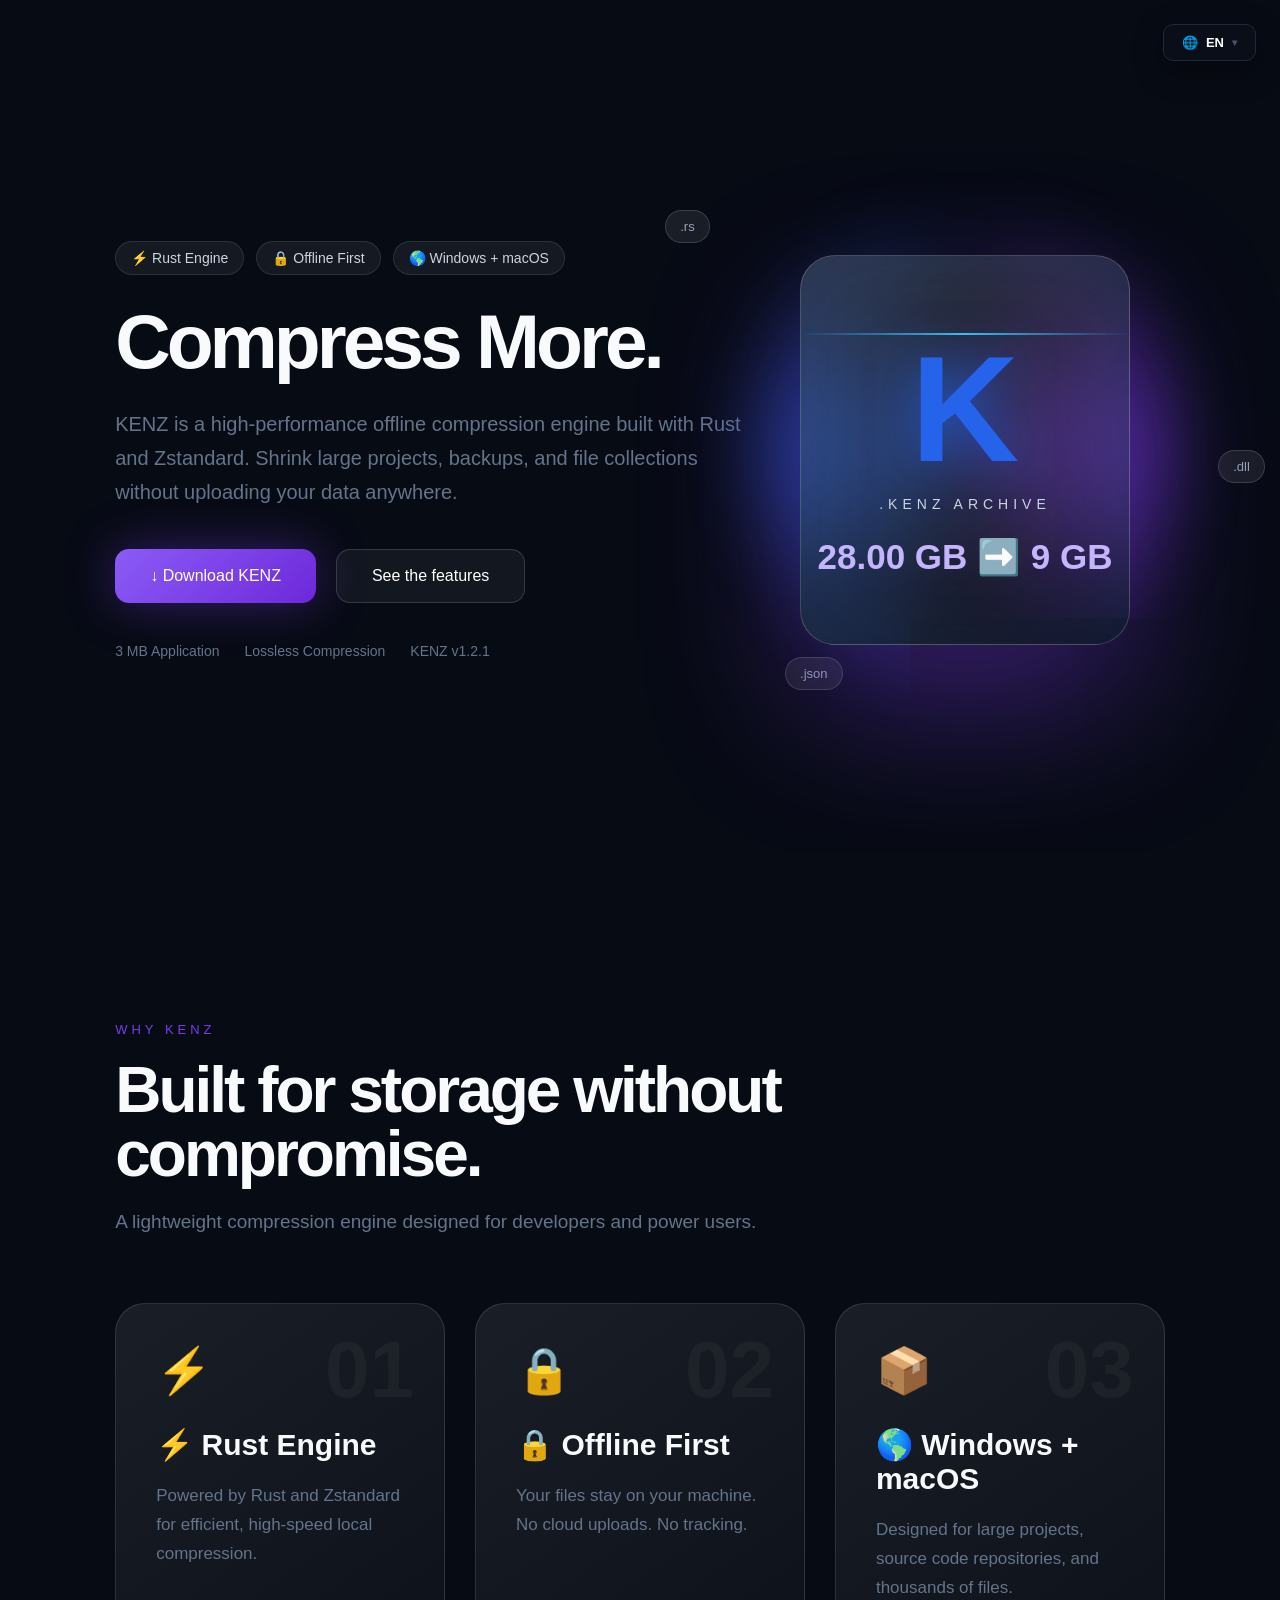
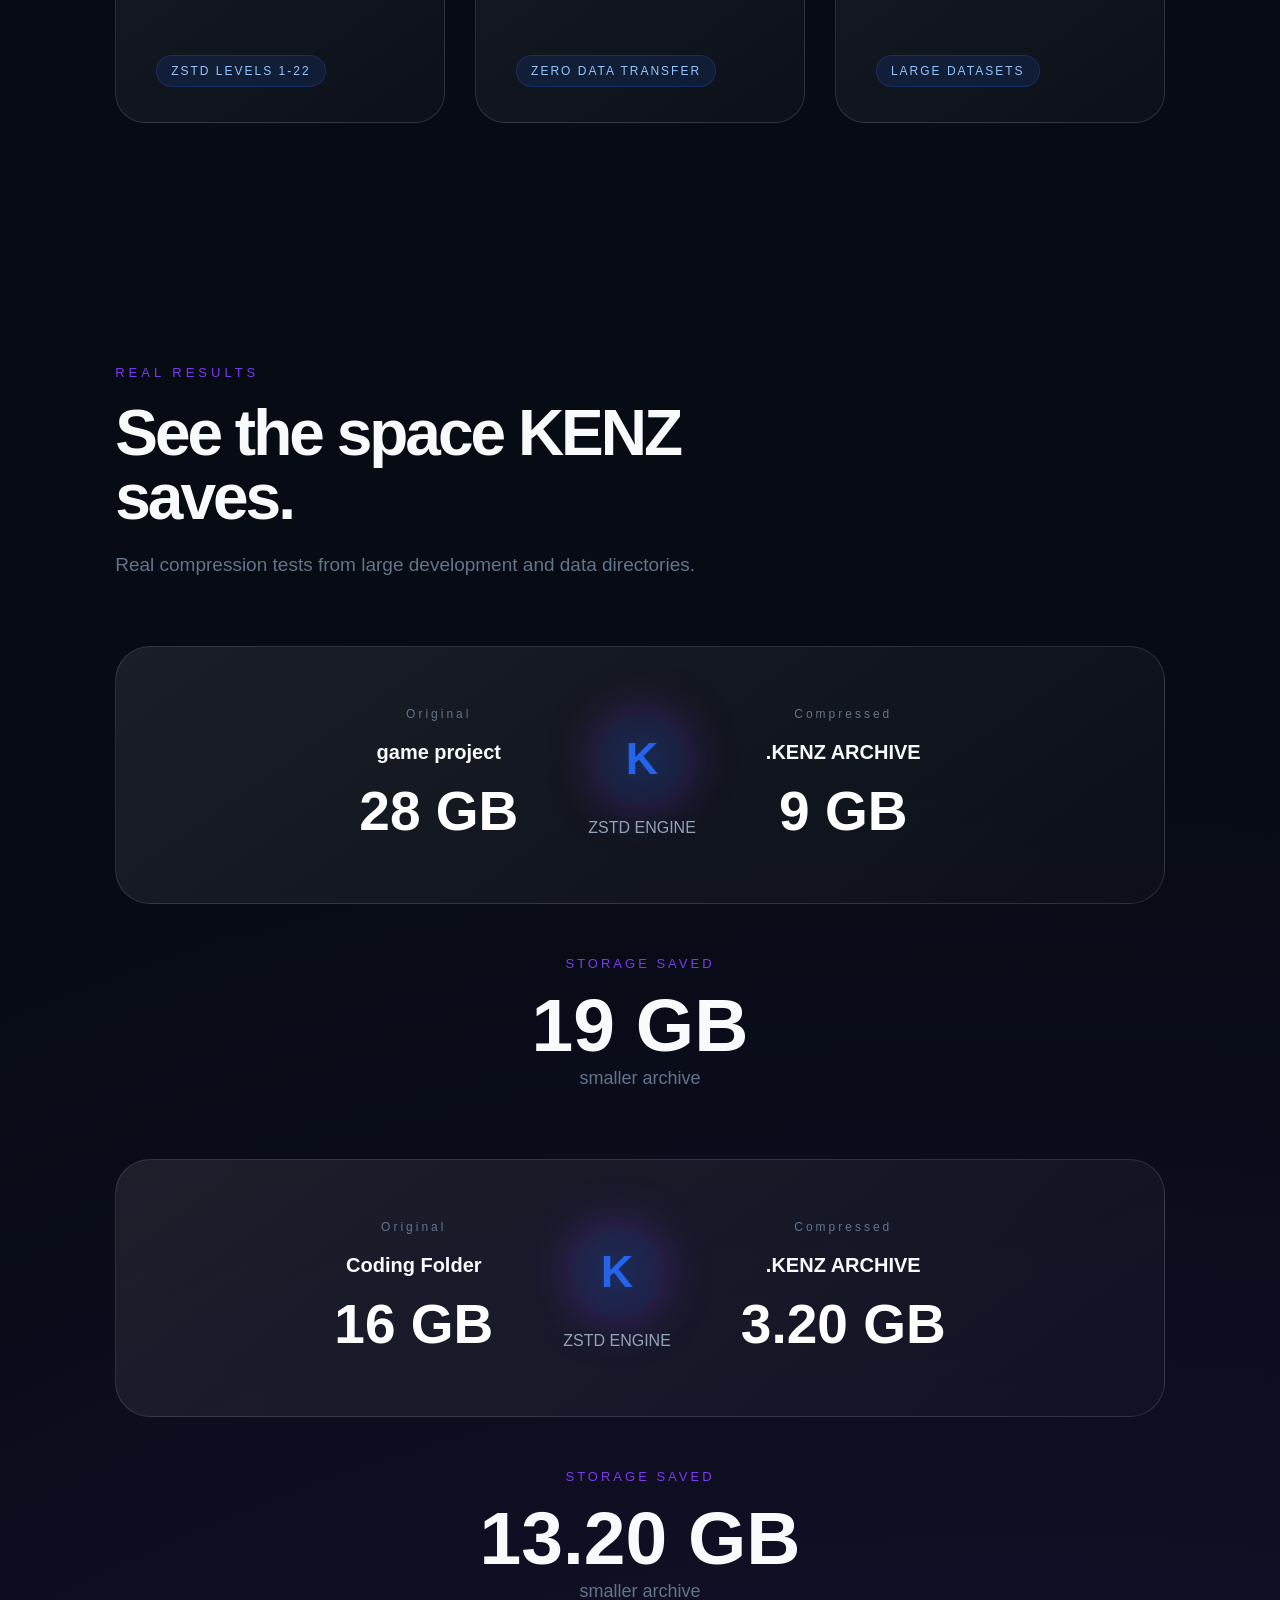
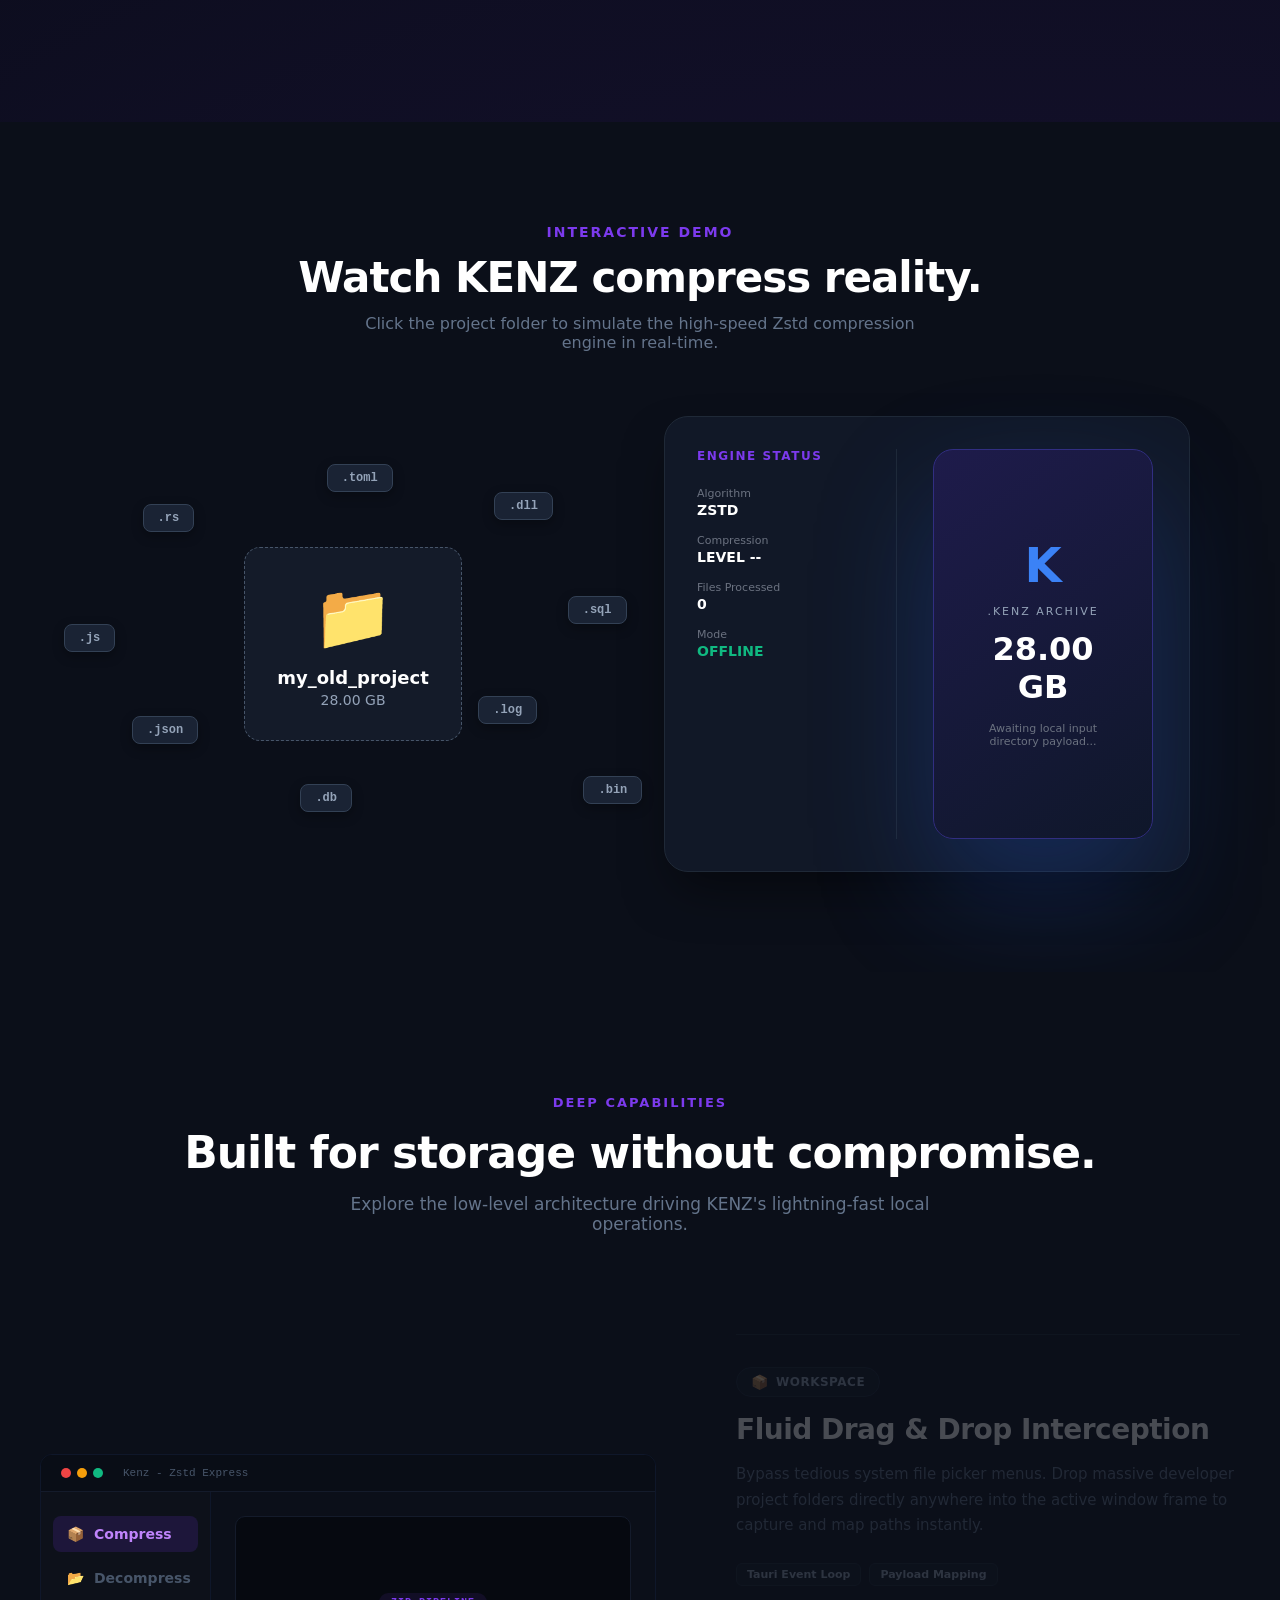
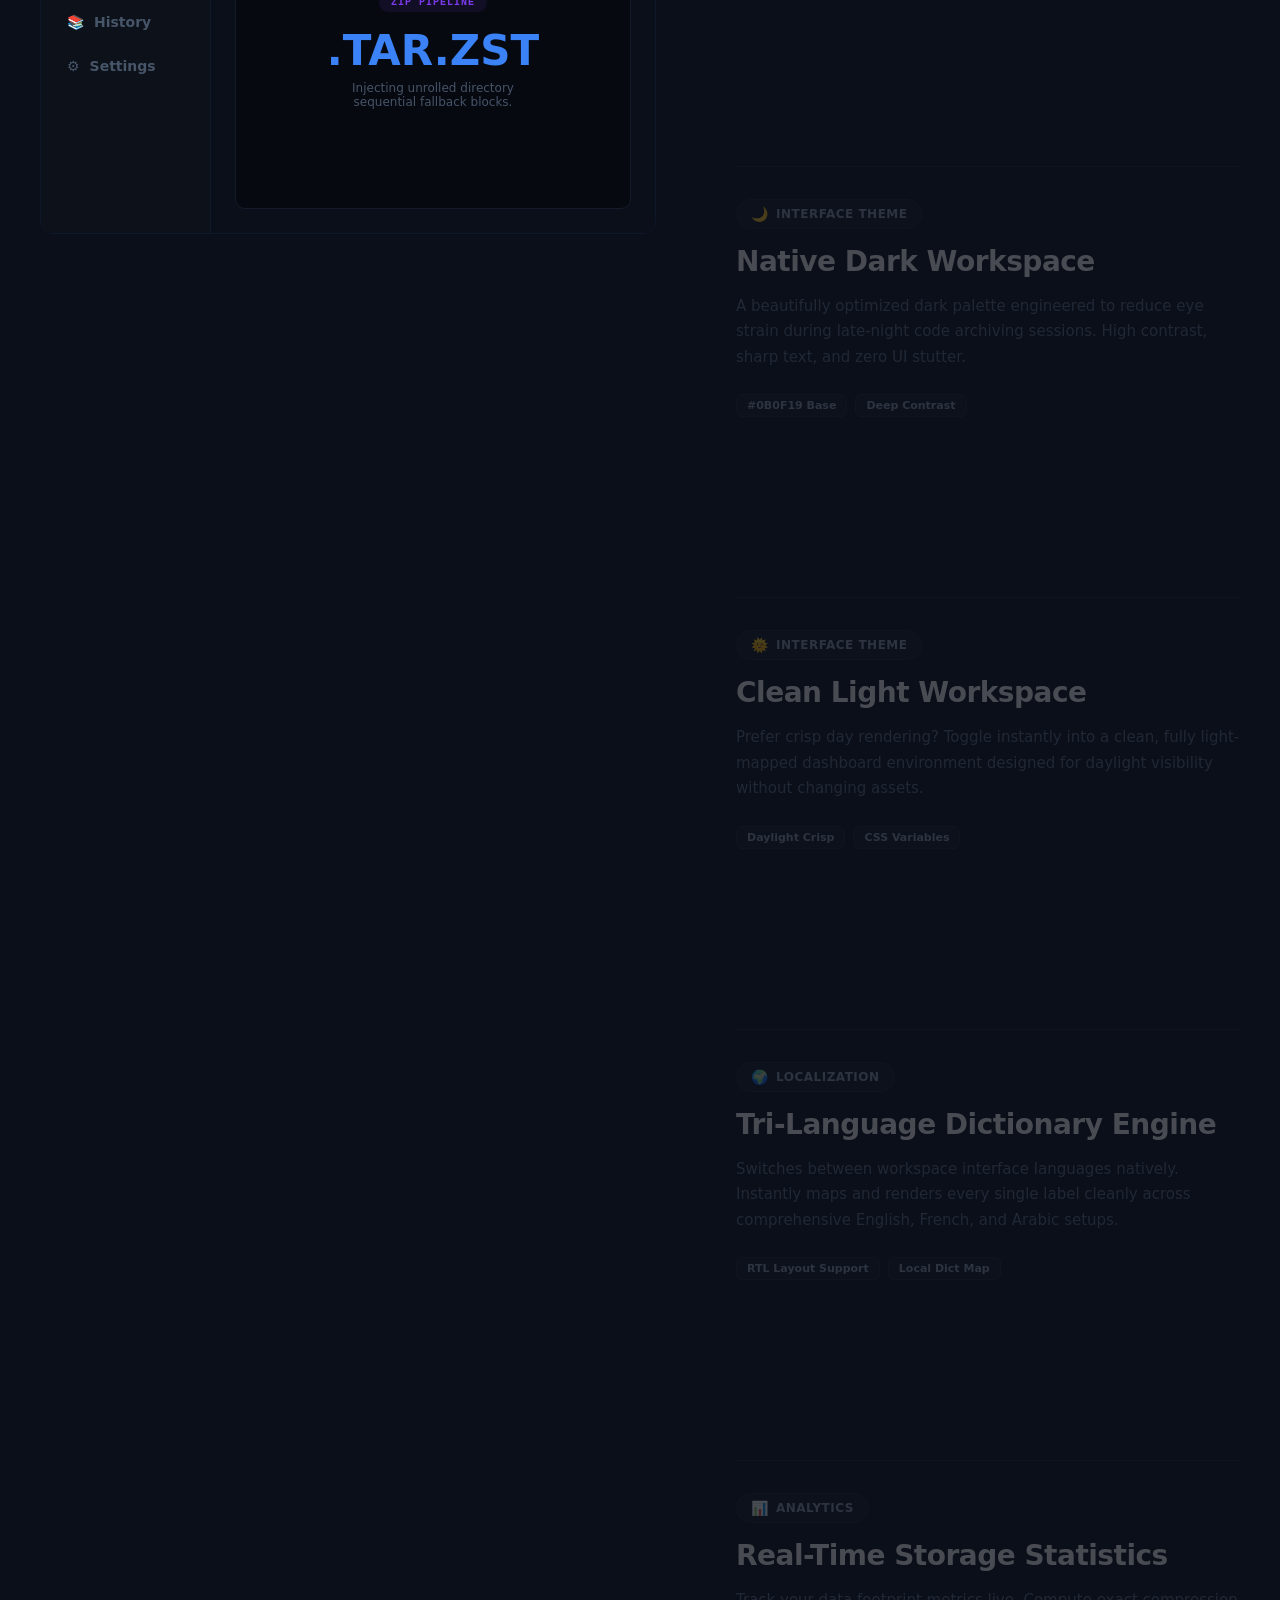
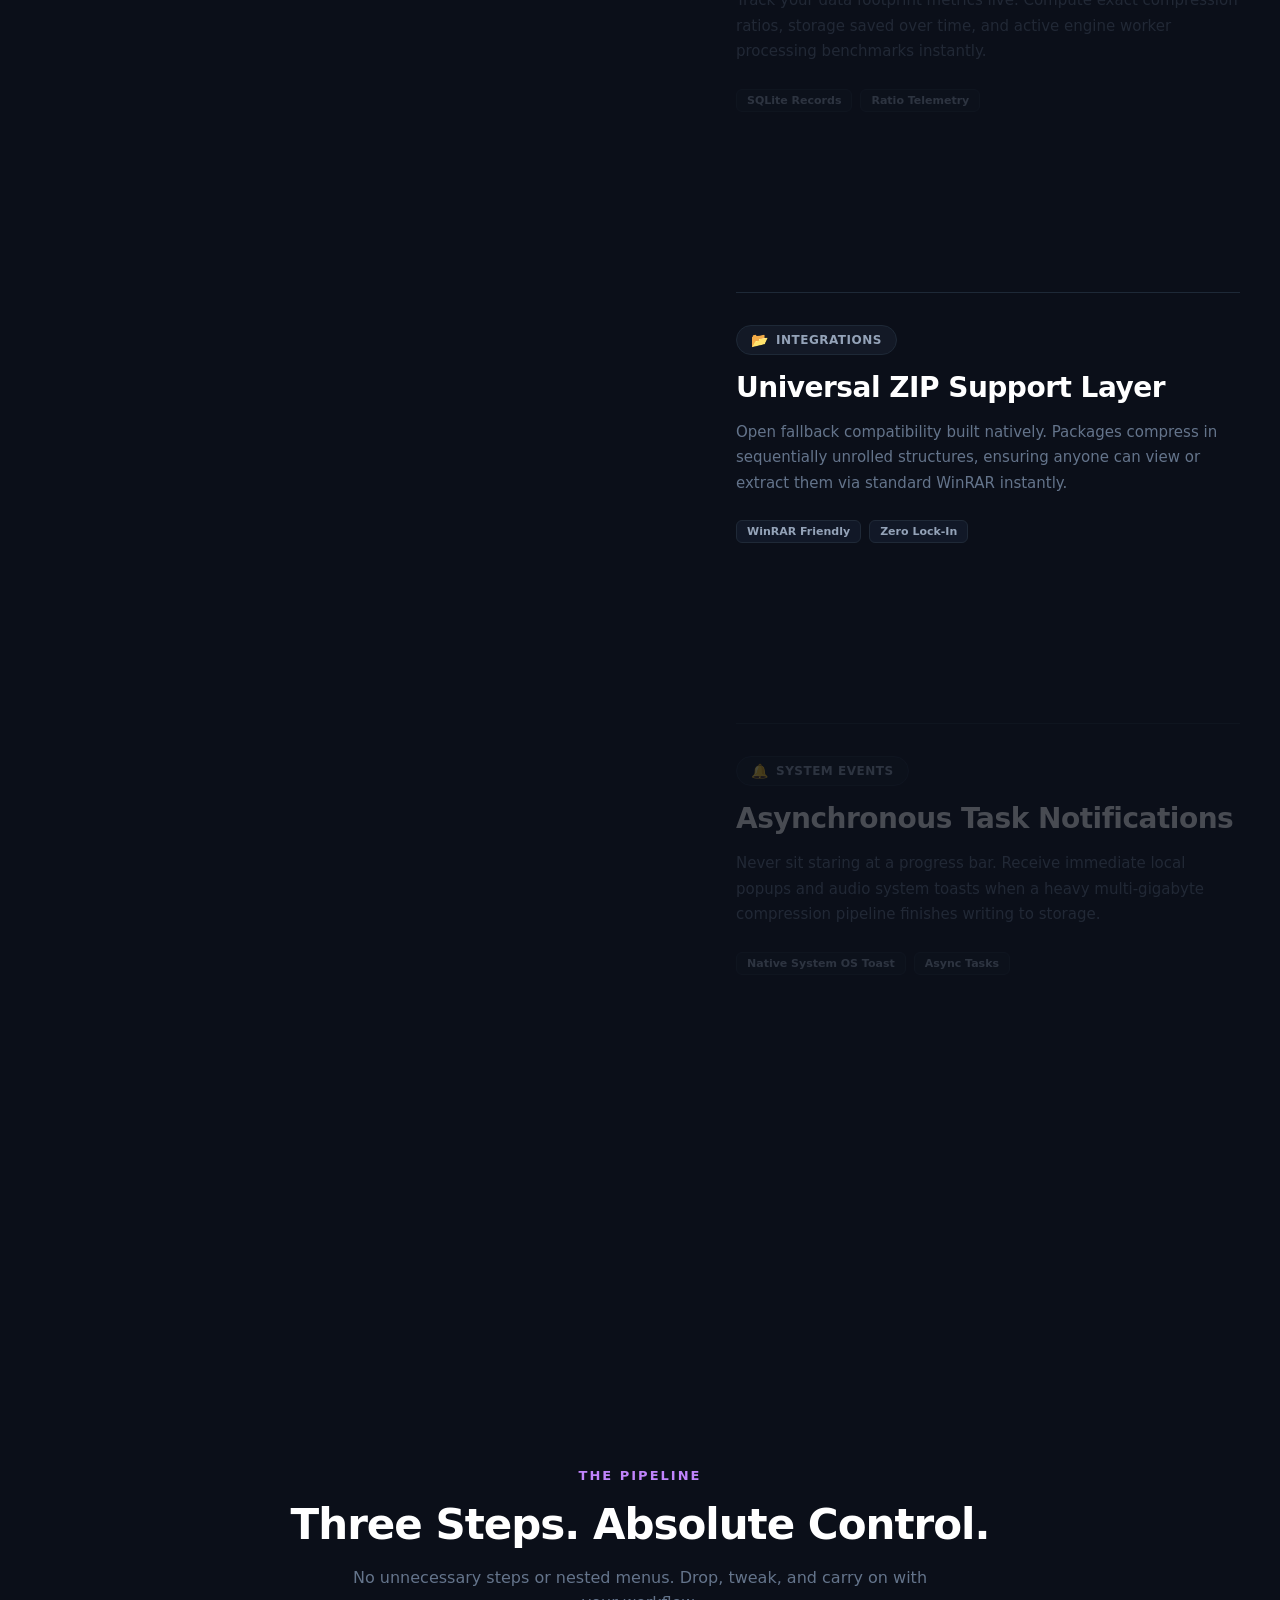
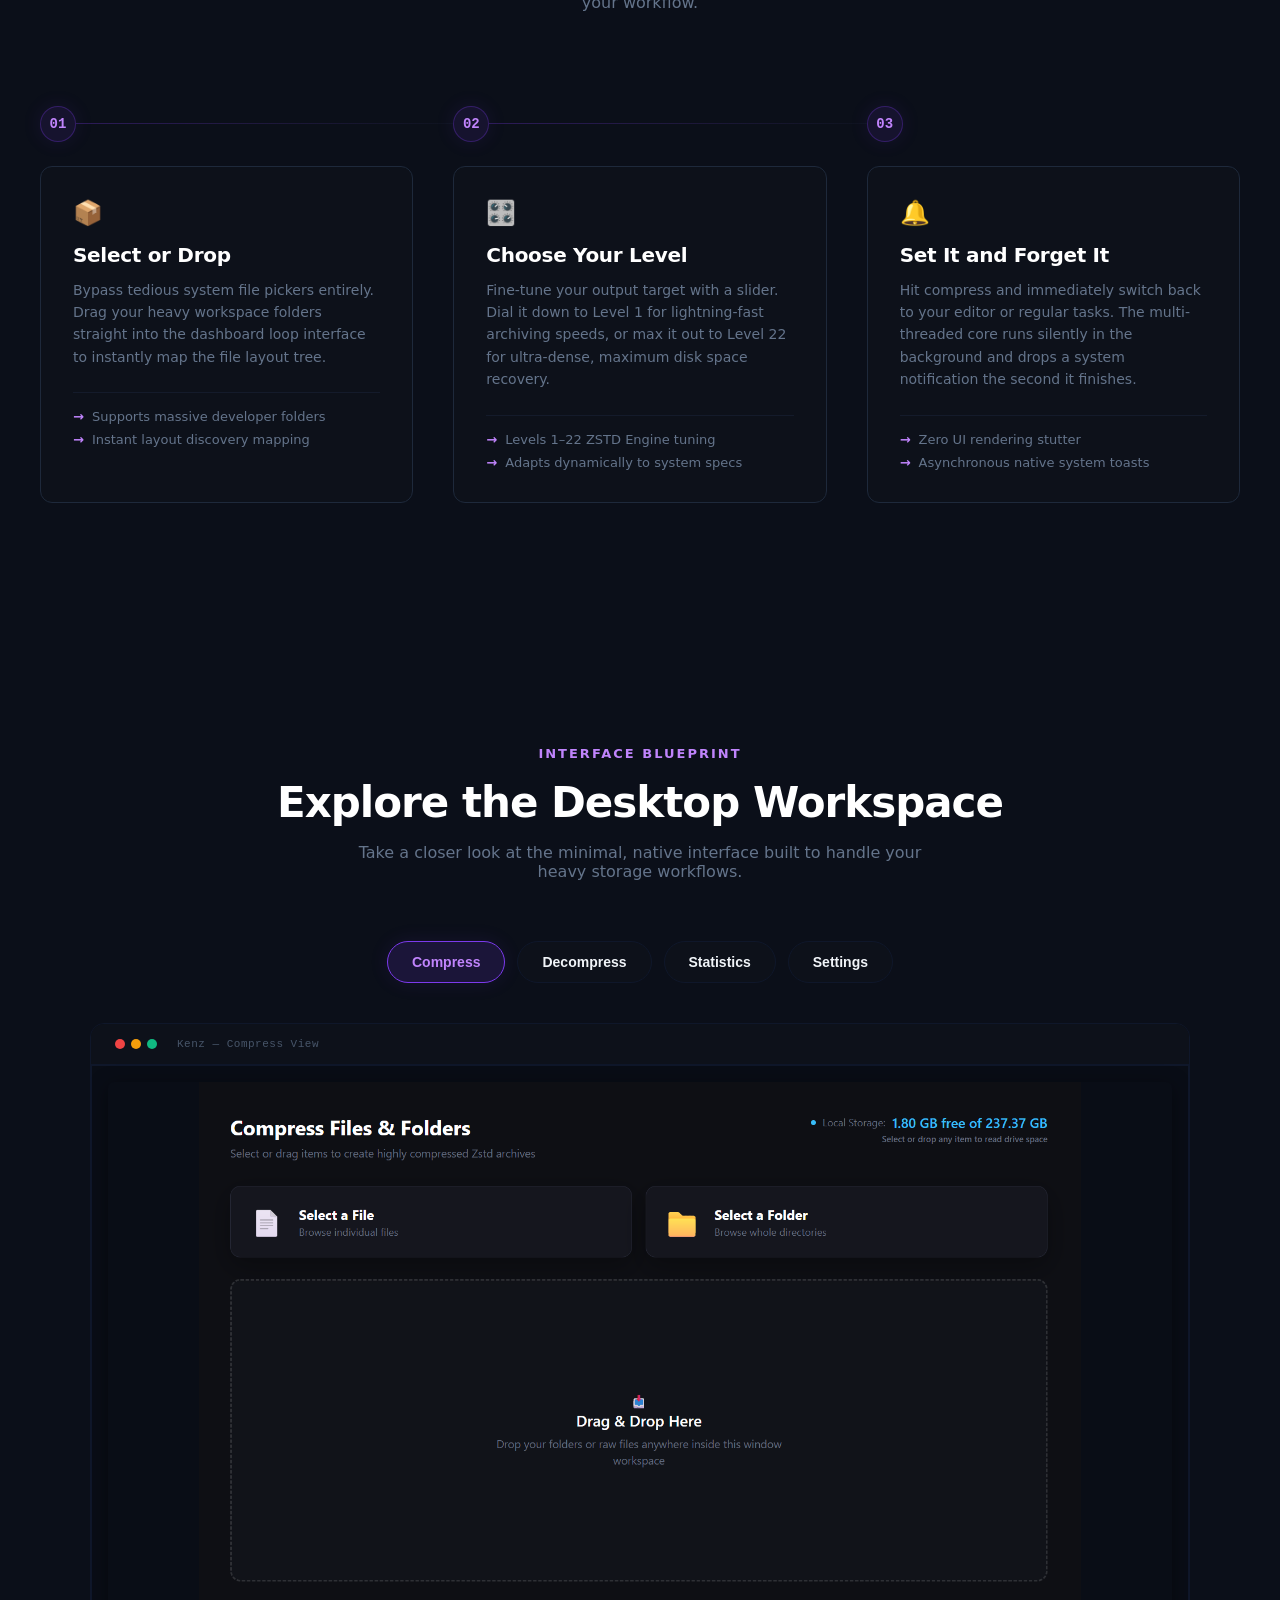
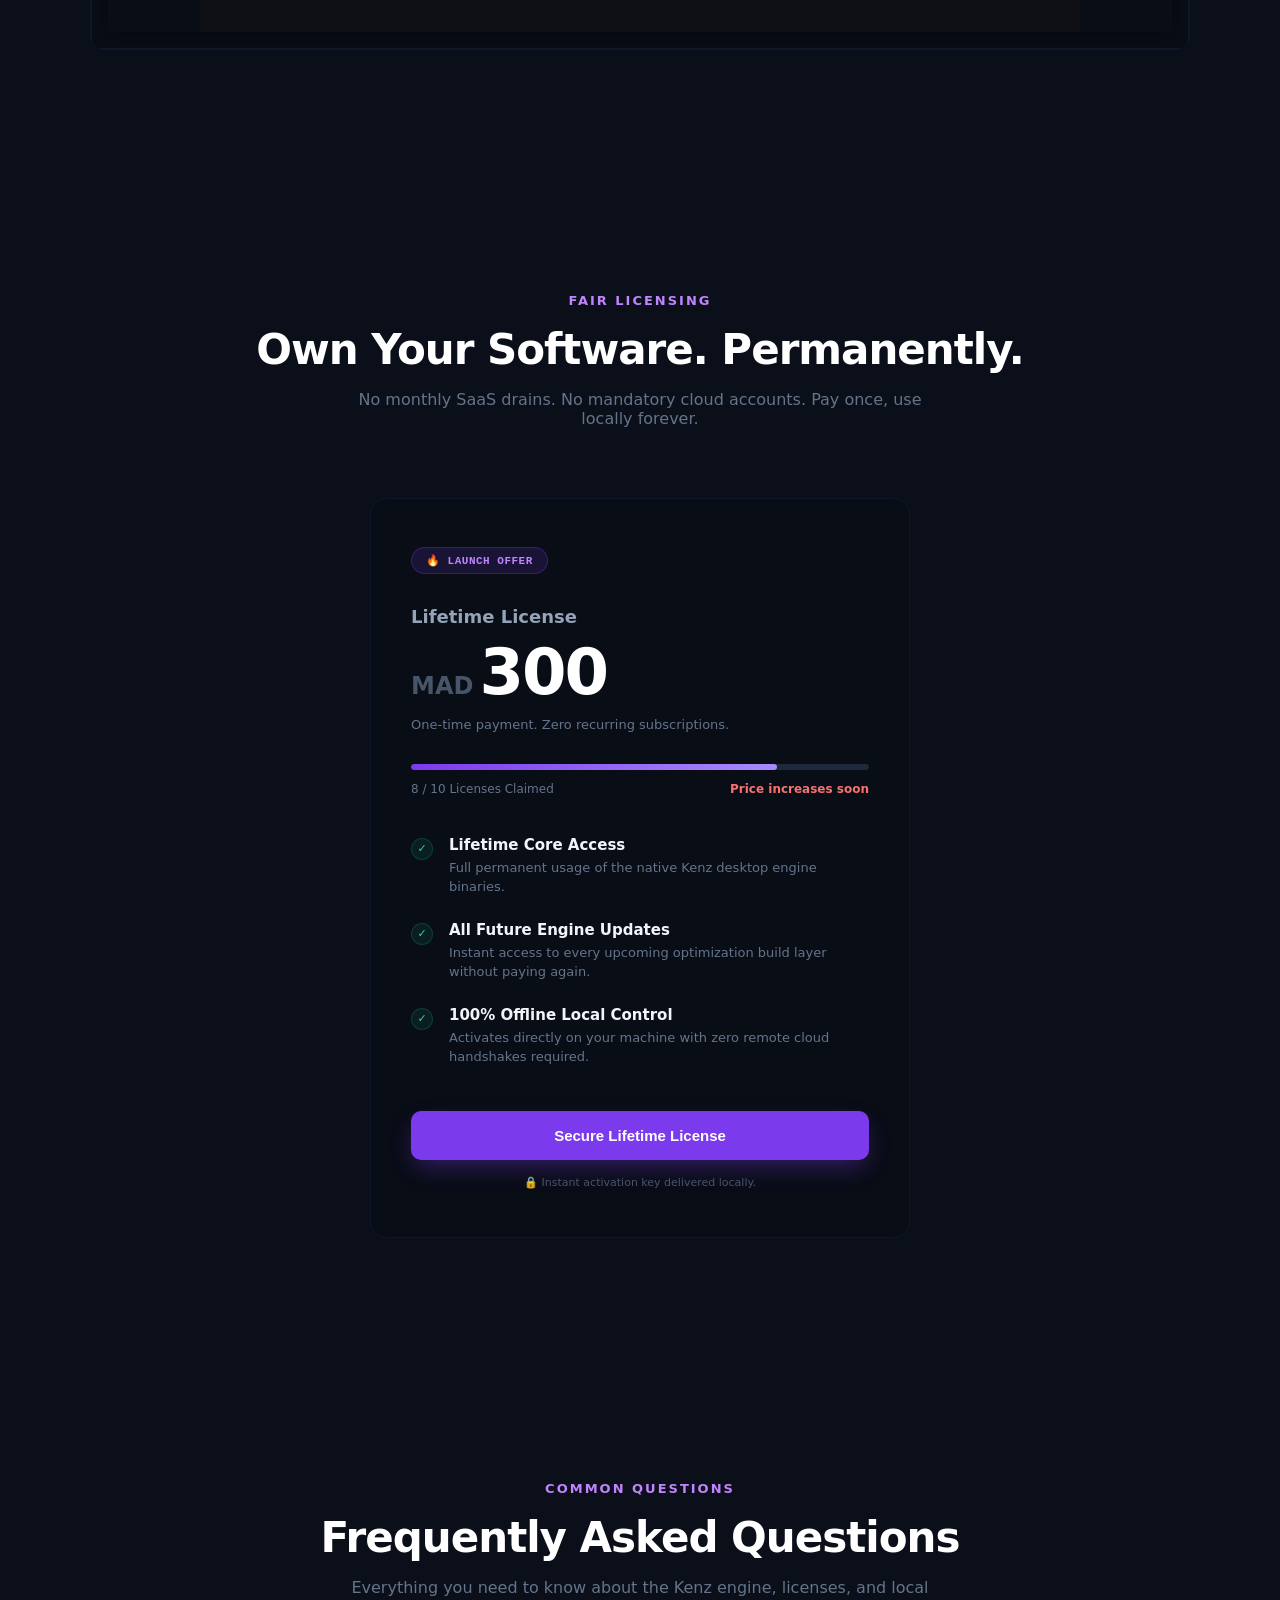
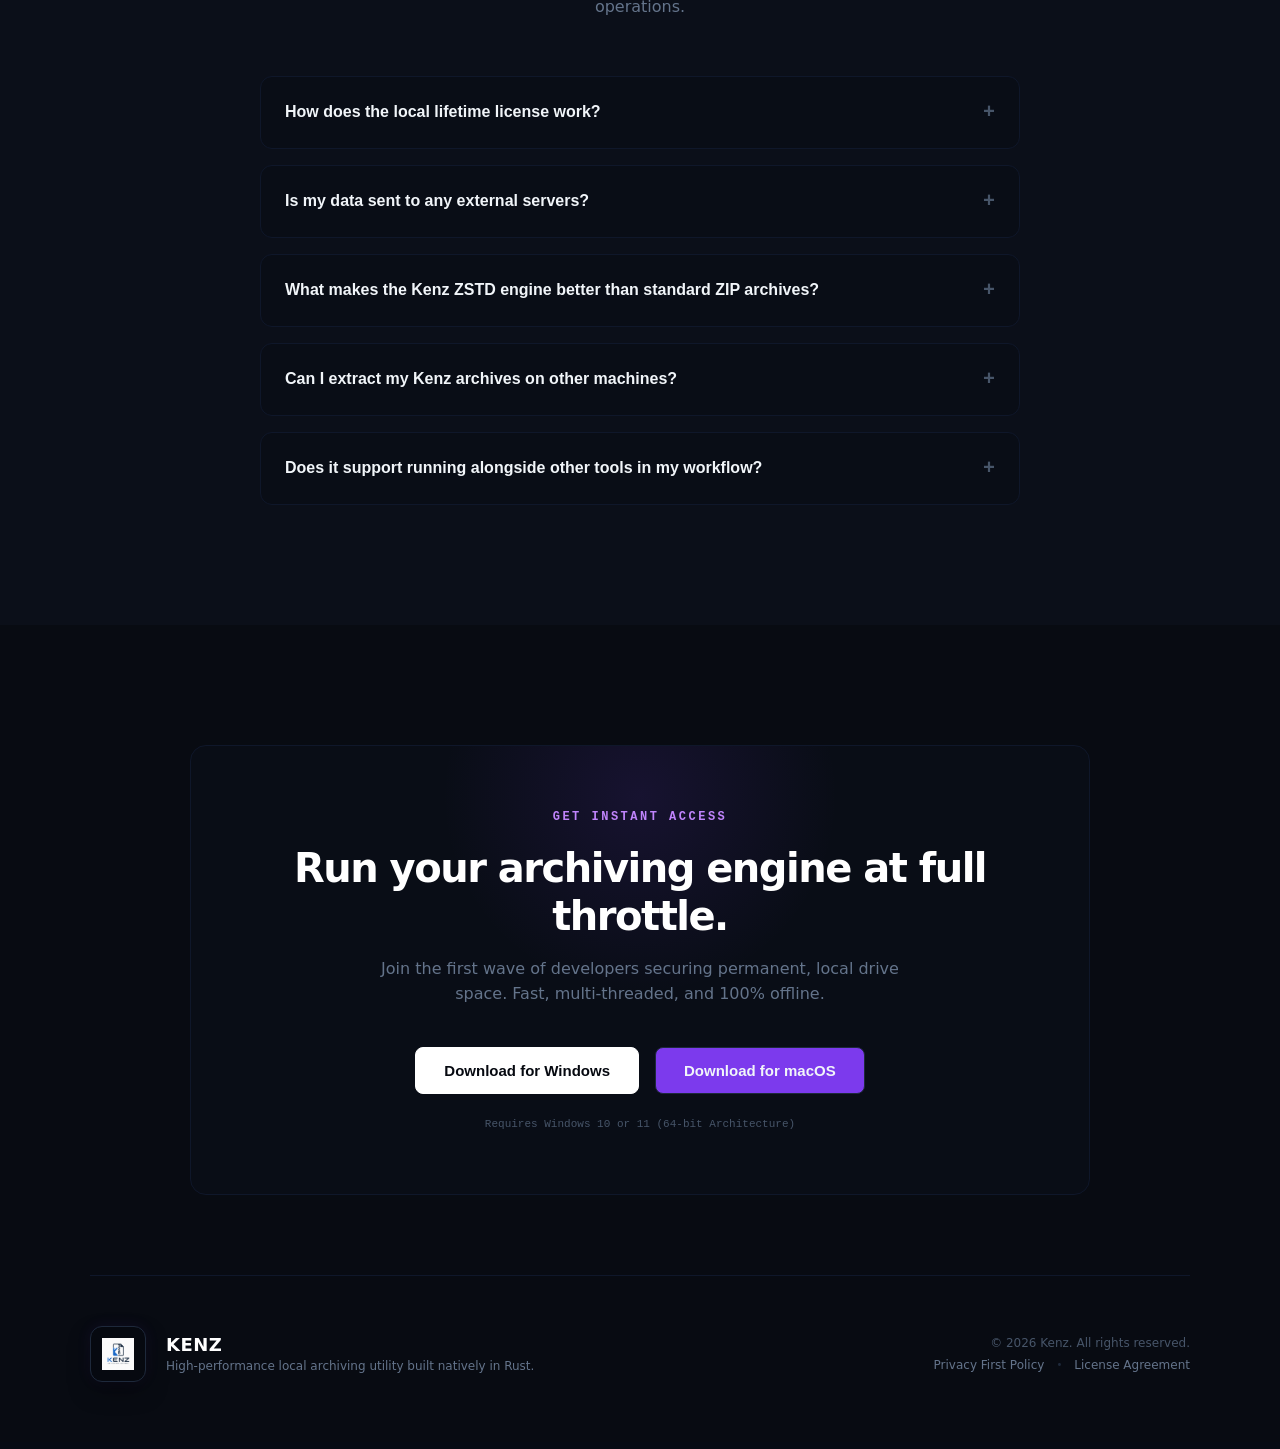
<file: index.html>
<!doctype html>
<html lang="en">
  <head>
    <!-- ================================================= -->
    <!-- Basic Configuration -->
    <!-- ================================================= -->

    <meta charset="UTF-8" />
    <meta name="google-site-verification" content="gnwk7N3zz20Z273Trrlex-aK7KcAvQwIRxdYIvJJBd4" />
    <meta name="viewport" content="width=device-width, initial-scale=1.0" />
    <title>Kenz - Compress More. Save Space.</title>
    <link rel="shortcut icon" href="Items/64x64.png" type="image/x-icon" />
    <meta
      name="description"
      content="KENZ is a high-performance, multi-threaded offline compression and decompression engine built natively in Rust. Shrink large projects and save disk space securely with zero cloud uploads."
    />
    <link rel="canonical" href="https://kenz.solutions/" />
    <!-- Main Stylesheet -->
    <link rel="stylesheet" href="Items/style.css" />
    <!-- Open Graph / Facebook -->
    <meta property="og:type" content="website" />
    <meta property="og:url" content="https://kenz.solutions/" />
    <meta property="og:title" content="Kenz - Compress More. Save Space." />
    <meta
      property="og:description"
      content="High-performance offline archiving utility built natively in Rust and Zstandard."
    />
    <meta
      property="og:image"
      content="https://kenz.solutions/Items/og-preview.png"
    />
    <!-- Twitter Card -->
    <meta property="twitter:card" content="summary_large_image" />
    <meta
      property="twitter:title"
      content="Kenz - Compress More. Save Space."
    />
    <meta
      property="twitter:description"
      content="High-performance offline archiving utility built natively in Rust and Zstandard."
    />
    <meta
      property="twitter:image"
      content="https://kenz.solutions/Items/og-preview.png"
    />
    <!-- ================================================= -->
    <!-- GAIO / LLM Structured Data Engine -->
    <!-- ================================================= -->
    <script type="application/ld+json">
      {
        "@context": "https://schema.org",
        "@graph": [
          {
            "@type": "SoftwareApplication",
            "@id": "https://kenz.solutions/#product",
            "name": "Kenz",
            "url": "https://kenz.solutions/",
            "applicationCategory": "UtilitiesApplication",
            "operatingSystem": "Windows 10, Windows 11, macOS",
            "fileSize": "3MB",
            "description": "High-performance multi-threaded offline file compression engine built natively in Rust and Zstandard.",
            "offers": {
              "@type": "Offer",
              "price": "300.00",
              "priceCurrency": "MAD",
              "priceValidUntil": "2027-12-31",
              "availability": "https://schema.org/InStock"
            }
          },
          {
            "@type": "FAQPage",
            "@id": "https://kenz.solutions/#faq",
            "mainEntity": [
              {
                "@type": "Question",
                "name": "Is my data sent to any external servers when using Kenz?",
                "acceptedAnswer": {
                  "@type": "Answer",
                  "text": "Never. Kenz is built with a strict local-first, zero-knowledge architecture. It operates entirely offline inside your local system limits, with all processing executed directly on your hardware. Your files and code never touch the cloud."
                }
              },
              {
                "@type": "Question",
                "name": "What makes the Kenz ZSTD engine better than standard ZIP archives?",
                "acceptedAnswer": {
                  "@type": "Answer",
                  "text": "Standard ZIP compression is single-threaded and heavily bottlenecked. Kenz leverages native Rust bindings to run parallel multi-threaded Zstandard (ZSTD) pipelines. It compresses heavy developer directories up to twice as fast, with significantly higher compression ratios."
                }
              }
            ]
          }
        ]
      }
    </script>
    <!-- Google tag (gtag.js) -->
<script async src="https://www.googletagmanager.com/gtag/js?id=G-77M37EG3CQ"></script>
<script>
  window.dataLayer = window.dataLayer || [];
  function gtag(){dataLayer.push(arguments);}
  gtag('js', new Date());

  gtag('config', 'G-77M37EG3CQ');
</script>
  </head>

  <body>
    <!-- ================================================= -->
    <!-- Global Background Effects -->
    <!-- ================================================= -->

    <div class="background-glow"></div>

    <div class="particles"></div>

    <!-- Floating Language Selector Node -->
    <div class="floating-lang-container">
      <button
        class="floating-lang-btn"
        id="langBtn"
        aria-label="Switch Language"
      >
        <span class="lang-globe">🌐</span>
        <span id="currentLang">EN</span>
        <span class="lang-arrow">▾</span>
      </button>

      <div class="floating-lang-menu" id="langMenu">
        <button class="lang-option active" data-lang="en">English</button>
        <button class="lang-option" data-lang="fr">Français</button>
        <button class="lang-option" data-lang="ar">العربية</button>
      </div>
    </div>

    <!-- ================================================= -->
    <!-- HERO SECTION -->
    <!-- Main introduction + KENZ animation -->
    <!-- ================================================= -->

    <section class="hero">
      <!-- Left Side: Text Content -->

      <div class="hero-content">
        <!-- Product Badges -->

        <div class="hero-badges">
          <span data-i18n="firstFeature"> ⚡ Rust Engine </span>

          <span data-i18n="secondFeature"> 🔒 Offline First </span>

          <span data-i18n="thirdFeature"> 🌎 Windows + macOS </span>
        </div>

        <!-- Main Title -->

        <h1 data-i18n="heroTitle1">
          Compress More.

          <span data-i18n="heroTitle2"> Save Space. </span>
        </h1>

        <!-- Description -->

        <p data-i18n="heroSub">
          KENZ is a high-performance offline compression engine built with Rust
          and Zstandard. Shrink large projects, backups, and file collections
          without uploading your data anywhere.
        </p>

        <!-- Main Actions -->

        <div class="hero-actions">
          <button
            class="primary-btn to-the-CTA"
            data-i18n="downloadBtn"
            id="downloadkenz"
          >
            ↓ Download KENZ
          </button>

          <button
            class="secondary-btn"
            data-i18n="seeFeaturesBtn"
            id="seeFeaturesBtn"
          >
            See the features
          </button>
        </div>

        <!-- Quick Product Facts -->

        <div class="hero-proof">
          <span data-i18n="applicationSize"> 3 MB Application </span>

          <span data-i18n="losslessCompression"> Lossless Compression </span>

          <span data-i18n="version"> KENZ v1.2.1 </span>
        </div>
      </div>

      <!-- Right Side: Compression Visual -->

      <div class="hero-stage">
        <!-- Floating File Types -->

        <div class="data-orbit orbit-1">
          <span> .rs </span>

          <span> .dll </span>

          <span> .json </span>
        </div>

        <!-- KENZ Archive Core -->

        <div class="kenz-core">
          <!-- Energy Animation -->

          <div class="energy-ring"></div>

          <!-- Archive Face -->

          <div class="archive-face">
            <div class="kenz-symbol">K</div>

            <div class="archive-type" data-i18n="archiveType">
              .KENZ ARCHIVE
            </div>

            <div class="archive-size">
              <span id="old-size" data-i18n="oldSize"> 28 GB </span>
              <span id="new-size" data-i18n="newSize">➡️ 9 GB </span>
            </div>
          </div>

          <!-- Scanning Effect -->

          <div class="scan-line"></div>
        </div>

        <!-- Compression Result -->
      </div>
    </section>

    <!-- ================================================= -->
    <!-- WHY KENZ SECTION -->
    <!-- Main advantages -->
    <!-- ================================================= -->

    <section class="why-kenz" id="features">
      <div class="section-header">
        <span data-i18n="theWhy"> WHY KENZ </span>

        <h2 data-i18n="whyTitle">
          Built for storage

          <br />

          without compromise.
        </h2>

        <p data-i18n="whySub">
          A lightweight compression engine designed for developers and power
          users.
        </p>
      </div>

      <!-- Feature Cards -->

      <div class="feature-grid">
        <!-- Feature 1 -->

        <div class="feature-card">
          <div class="feature-number">01</div>

          <div class="feature-icon">⚡</div>

          <h3 data-i18n="firstFeature">Rust Engine</h3>

          <p data-i18n="firstFeatureDesc">
            Powered by Rust and Zstandard for efficient, high-speed local
            compression.
          </p>

          <div class="feature-tag" data-i18n="featureTag1">
            ZSTD LEVELS 1-22
          </div>
        </div>

        <!-- Feature 2 -->

        <div class="feature-card">
          <div class="feature-number">02</div>

          <div class="feature-icon">🔒</div>

          <h3 data-i18n="secondFeature">Offline First</h3>

          <p data-i18n="secondFeatureDesc">
            Your files stay on your machine. No cloud uploads. No tracking.
          </p>

          <div class="feature-tag" data-i18n="featureTag2">
            ZERO DATA TRANSFER
          </div>
        </div>

        <!-- Feature 3 -->

        <div class="feature-card">
          <div class="feature-number">03</div>

          <div class="feature-icon">📦</div>

          <h3 data-i18n="thirdFeature">Massive Directory Ready</h3>

          <p data-i18n="thirdFeatureDesc">
            Designed for large projects, source code repositories, and thousands
            of files.
          </p>

          <div class="feature-tag" data-i18n="featureTag3">LARGE DATASETS</div>
        </div>
      </div>
    </section>

    <!-- ================================================= -->
    <!-- BENCHMARK SECTION -->
    <!-- Real compression examples -->
    <!-- ================================================= -->

    <section class="benchmark">
      <div class="section-header">
        <span data-i18n="realResults"> REAL RESULTS </span>

        <h2 data-i18n="seeSpace">
          See the space

          <br />

          KENZ saves.
        </h2>

        <p data-i18n="benchmarkSub">
          Real compression tests from large development and data directories.
        </p>
      </div>

      <!-- Benchmark Example 1 -->

      <div class="benchmark-panel">
        <div class="benchmark-item">
          <div class="benchmark-label" data-i18n="originalLabel">ORIGINAL</div>

          <h3 data-i18n="projectType">GAME PROJECT</h3>

          <strong> 28 GB </strong>
        </div>

        <div class="benchmark-engine">
          <div class="engine-circle">K</div>

          <span data-i18n="zstdEngine"> ZSTD ENGINE </span>
        </div>

        <div class="benchmark-item result">
          <div class="benchmark-label" data-i18n="compressedLabel">
            COMPRESSED
          </div>

          <h3 data-i18n="archiveType">PROJECT.KENZ</h3>

          <strong> 9 GB </strong>
        </div>
      </div>

      <div class="saving-result">
        <span data-i18n="storageSaved"> STORAGE SAVED </span>

        <strong> 19 GB </strong>

        <p data-i18n="smallerArchive">67% smaller archive</p>
      </div>

      <!-- Benchmark Example 2 -->

      <div class="benchmark-panel">
        <div class="benchmark-item">
          <div class="benchmark-label" data-i18n="originalLabel">ORIGINAL</div>

          <h3 data-i18n="projectType2">Coding Folder</h3>

          <strong> 16 GB </strong>
        </div>

        <div class="benchmark-engine">
          <div class="engine-circle">K</div>

          <span data-i18n="zstdEngine"> ZSTD ENGINE </span>
        </div>

        <div class="benchmark-item result">
          <div class="benchmark-label" data-i18n="compressedLabel">
            COMPRESSED
          </div>

          <h3 data-i18n="archiveType">PROJECT.KENZ</h3>

          <strong> 3.20 GB </strong>
        </div>
      </div>

      <div class="saving-result">
        <span data-i18n="storageSaved"> STORAGE SAVED </span>

        <strong> 13.20 GB </strong>

        <p data-i18n="smallerArchive">80% smaller archive</p>
      </div>
    </section>

    <!-- ================================================= -->
    <!-- The Interactive Demo -->
    <!-- ================================================= -->

    <section class="demo-section">
      <!-- Section Title and Description -->
      <div class="demo-header">
        <span class="section-tag" data-i18n="interactiveDemoTitle"
          >Interactive Demo</span
        >
        <h2 data-i18n="interactiveDemoSub">Watch KENZ compress reality.</h2>
        <p data-i18n="interactiveDemoDesc">
          Click the project folder to simulate the high-speed Zstd compression
          engine in real-time.
        </p>
      </div>

      <div class="demo-container">
        <!-- Left Side: Interactive Trigger Area -->
        <div class="interactive-zone" id="interactiveZone">
          <!-- Original Files -->
          <div class="floating-file extension-rs">.rs</div>
          <div class="floating-file extension-json">.json</div>
          <div class="floating-file extension-dll">.dll</div>

          <!-- New Code, Media, and Database Files -->
          <div class="floating-file extension-db">.db</div>
          <div class="floating-file extension-sql">.sql</div>
          <div class="floating-file extension-toml">.toml</div>
          <div class="floating-file extension-js">.js</div>
          <div class="floating-file extension-log">.log</div>
          <div class="floating-file extension-bin">.bin</div>

          <!-- Interactive Source Folder -->
          <div class="source-folder" id="folderTrigger">
            <div class="folder-icon">📁</div>
            <span class="folder-name" data-i18n="folderNameDemo"
              >my_old_project</span
            >
            <span class="folder-size">28.00 GB</span>
          </div>
        </div>

        <!-- Right Side: The Kenz Application Simulator -->
        <div class="app-simulator" id="appSimulator">
          <!-- Telemetry Dashboard Panel -->
          <div class="telemetry-panel">
            <h3 data-i18n="statusCard">Engine Status</h3>
            <div class="telemetry-row">
              <span class="label" data-i18n="algorithmLabel">Algorithm</span>
              <span class="value hardware-accent">ZSTD</span>
            </div>
            <div class="telemetry-row">
              <span class="label" data-i18n="compressionLabel"
                >Compression</span
              >
              <span
                class="value"
                id="telemetryLevel"
                data-i18n="levelPlaceholder"
                >LEVEL --</span
              >
            </div>
            <div class="telemetry-row">
              <span class="label" data-i18n="filesProcessedLabel"
                >Files Processed</span
              >
              <span class="value" id="telemetryFiles">0</span>
            </div>
            <div class="telemetry-row">
              <span class="label" data-i18n="modeLabel">Mode</span>
              <span class="value mode-offline" data-i18n="modeOffline"
                >OFFLINE</span
              >
            </div>
          </div>

          <!-- Core Output Destination Card -->
          <div class="archive-card-wrapper">
            <div class="archive-card" id="archiveCard">
              <div class="brand-logo-k">K</div>
              <span class="archive-label" data-i18n="archiveType"
                >.KENZ ARCHIVE</span
              >
              <div class="live-counter" id="sizeCounter">28.00 GB</div>
              <span class="status-text" id="statusText" data-i18n="statusText"
                >Awaiting Input...</span
              >
            </div>
          </div>
        </div>
      </div>
    </section>
    <!-- ================================================= -->
    <!-- Features Section -->
    <!-- ================================================= -->
    <section class="split-features-section">
      <div class="features-main-header">
        <span class="section-tag" data-i18n="sectionTag"
          >Deep Capabilities</span
        >
        <h2 data-i18n="featuresTitle">Built for storage without compromise.</h2>
        <p data-i18n="featuresSub">
          Explore the low-level architecture driving KENZ's lightning-fast local
          operations.
        </p>
      </div>

      <div class="split-container">
        <div class="split-left-sticky">
          <div class="app-interface-mockup" id="appMockupFrame">
            <div class="window-header">
              <div class="window-dots">
                <span class="dot-red"></span>
                <span class="dot-amber"></span>
                <span class="dot-green"></span>
              </div>
              <div class="window-title" id="windowTitle">
                Kenz - Zstd Express
              </div>
            </div>

            <div class="window-body">
              <div class="app-sidebar">
                <div class="sidebar-item active" id="side-engine">
                  <span class="sidebar-emoji">📦</span>
                  <span class="nav-text" data-i18n="sidebarCompress"
                    >Compress</span
                  >
                </div>
                <div class="sidebar-item" id="side-integrations">
                  <span class="sidebar-emoji">📂</span>
                  <span class="nav-text" data-i18n="sidebarDecompress"
                    >Decompress</span
                  >
                </div>
                <div class="sidebar-item" id="side-isolation">
                  <span class="sidebar-emoji">📚</span>
                  <span class="nav-text" data-i18n="sidebarHistory"
                    >History</span
                  >
                </div>
                <div class="sidebar-item" id="side-localization">
                  <span class="sidebar-emoji">⚙️</span>
                  <span class="nav-text" data-i18n="sidebarSettings"
                    >Settings</span
                  >
                </div>
              </div>

              <div class="app-main-view">
                <div class="preview-display">
                  <div class="app-notification-toast" id="appNotification">
                    <span class="toast-icon">🔔</span>
                    <span class="toast-text" data-i18n="toastText"
                      >Task completed successfully</span
                    >
                  </div>

                  <div
                    class="display-status-node"
                    id="dynamicStatus"
                    data-i18n="statusReady"
                  >
                    ENGINE READY
                  </div>
                  <div class="display-metric-large" id="dynamicMetric">
                    0.00 GB
                  </div>
                  <div
                    class="display-sub-label"
                    id="dynamicLabel"
                    data-i18n="statusText"
                  >
                    Awaiting local input directory payload...
                  </div>

                  <div class="visual-activity-bar" id="dynamicVisual">
                    <div class="inner-pulse"></div>
                  </div>
                </div>
              </div>
            </div>
          </div>
        </div>

        <div class="split-right-scroll">
          <div class="scroll-feature-block" data-feature="0">
            <div class="feature-inline-title">
              <span class="inline-emoji">📦</span>
              <h4 data-i18n="featureWorkspace">Workspace</h4>
            </div>
            <h3 data-i18n="featureDragDrop">Fluid Drag & Drop Interception</h3>
            <p data-i18n="featureDragDropDesc">
              Bypass tedious system file picker menus. Drop massive developer
              project folders directly anywhere into the active window frame to
              capture and map paths instantly.
            </p>
            <div class="feature-tags-row">
              <span data-i18n="tauriTag">Tauri Event Loop</span
              ><span data-i18n="payloadTag">Payload Mapping</span>
            </div>
          </div>

          <div class="scroll-feature-block" data-feature="1">
            <div class="feature-inline-title">
              <span class="inline-emoji">🌙</span>
              <h4 data-i18n="featureTwoTitle">Interface Theme</h4>
            </div>
            <h3 data-i18n="featureTwoBigTitle">Native Dark Workspace</h3>
            <p data-i18n="featurTwoDesc">
              A beautifully optimized dark palette engineered to reduce eye
              strain during late-night code archiving sessions. High contrast,
              sharp text, and zero UI stutter.
            </p>
            <div class="feature-tags-row">
              <span data-i18n="colorTag">#0B0F19 Base</span
              ><span data-i18n="colorTagTwo">Deep Contrast</span>
            </div>
          </div>

          <div class="scroll-feature-block" data-feature="2">
            <div class="feature-inline-title">
              <span class="inline-emoji">🌞</span>
              <h4 data-i18n="featureTwoTitle">Interface Theme</h4>
            </div>
            <h3 data-i18n="featureBigThreeTitle">Clean Light Workspace</h3>
            <p data-i18n="featureThreeDesc">
              Prefer crisp day rendering? Toggle instantly into a clean, fully
              light-mapped dashboard environment designed for daylight
              visibility without changing assets.
            </p>
            <div class="feature-tags-row">
              <span data-i18n="featureThreeFirstTag">Daylight Crisp</span
              ><span data-i18n="featureThreeSecondTag">CSS Variables</span>
            </div>
          </div>

          <div class="scroll-feature-block" data-feature="3">
            <div class="feature-inline-title">
              <span class="inline-emoji">🌍</span>
              <h4 data-i18n="featureFourTitle">Localization</h4>
            </div>
            <h3 data-i18n="featureBigFourTitle">
              Tri-Language Dictionary Engine
            </h3>
            <p data-i18n="featureFourDesc">
              Switches between workspace interface languages natively. Instantly
              maps and renders every single label cleanly across comprehensive
              English, French, and Arabic setups.
            </p>
            <div class="feature-tags-row">
              <span data-i18n="FeatureFourFirstTag">RTL Layout Support</span
              ><span data-i18n="FeatureFourSecondTag">Local Dict Map</span>
            </div>
          </div>

          <div class="scroll-feature-block" data-feature="4">
            <div class="feature-inline-title">
              <span class="inline-emoji">📊</span>
              <h4 data-i18n="featureFiveTitle">Analytics</h4>
            </div>
            <h3 data-i18n="featureFiveBigTitle">
              Real-Time Storage Statistics
            </h3>
            <p data-i18n="featureFiveDesc">
              Track your data footprint metrics live. Compute exact compression
              ratios, storage saved over time, and active engine worker
              processing benchmarks instantly.
            </p>
            <div class="feature-tags-row">
              <span data-i18n="featureFiveTagOne">SQLite Records</span
              ><span data-i18n="featureFiveTagTwo">Ratio Telemetry</span>
            </div>
          </div>

          <div class="scroll-feature-block" data-feature="5">
            <div class="feature-inline-title">
              <span class="inline-emoji">📂</span>
              <h4 data-i18n="featureSixTitle">Integrations</h4>
            </div>
            <h3 data-i18n="featureSixBigTitle">Universal ZIP Support Layer</h3>
            <p data-i18n="featureSixDesc">
              Open fallback compatibility built natively. Packages compress in
              sequentially unrolled structures, ensuring anyone can view or
              extract them via standard WinRAR instantly.
            </p>
            <div class="feature-tags-row">
              <span data-i18n="featureSixFirstTag">WinRAR Friendly</span
              ><span data-i18n="featureSixSecondTag">Zero Lock-In</span>
            </div>
          </div>

          <div class="scroll-feature-block" data-feature="6">
            <div class="feature-inline-title">
              <span class="inline-emoji">🔔</span>
              <h4 data-i18n="featureSevenTitle">System Events</h4>
            </div>
            <h3 data-i18n="featureSevenBigTitle">
              Asynchronous Task Notifications
            </h3>
            <p data-i18n="featureSevenDesc">
              Never sit staring at a progress bar. Receive immediate local
              popups and audio system toasts when a heavy multi-gigabyte
              compression pipeline finishes writing to storage.
            </p>
            <div class="feature-tags-row">
              <span data-i18n="featureSevenFirstTag"
                >Native System OS Toast</span
              ><span data-i18n="featureSevenSecondTag">Async Tasks</span>
            </div>
          </div>
        </div>
      </div>
    </section>
    <!-- ================================================= -->
    <!-- How It Works -->
    <!-- ================================================= -->

    <section class="pipeline-process-section">
      <div class="pipeline-section-header">
        <span class="process-tag" data-i18n="piplelineTitle">The Pipeline</span>
        <h2 data-i18n="pipelineSubTitle">Three Steps. Absolute Control.</h2>
        <p data-i18n="pipelineDesc">
          No unnecessary steps or nested menus. Drop, tweak, and carry on with
          your workflow.
        </p>
      </div>

      <div class="pipeline-steps-grid">
        <div class="pipeline-step-card">
          <div class="step-progress-wrapper">
            <div class="step-badge-number">01</div>
            <div class="step-connecting-line"></div>
          </div>
          <div class="step-content-box">
            <div class="step-icon-indicator">📦</div>
            <h3 data-i18n="stepOneTitle">Select or Drop</h3>
            <p data-i18n="stepOneDesc">
              Bypass tedious system file pickers entirely. Drag your heavy
              workspace folders straight into the dashboard loop interface to
              instantly map the file layout tree.
            </p>
            <ul class="step-feature-bullet-list">
              <li data-i18n="stepOneFirstTag">
                Supports massive developer folders
              </li>
              <li data-i18n="stepOneSecondTag">
                Instant layout discovery mapping
              </li>
            </ul>
          </div>
        </div>

        <div class="pipeline-step-card">
          <div class="step-progress-wrapper">
            <div class="step-badge-number">02</div>
            <div class="step-connecting-line"></div>
          </div>
          <div class="step-content-box">
            <div class="step-icon-indicator">🎛️</div>
            <h3 data-i18n="stepTwoTitle">Choose Your Level</h3>
            <p data-i18n="stepTwoDesc">
              Fine-tune your output target with a slider. Dial it down to Level
              1 for lightning-fast archiving speeds, or max it out to Level 22
              for ultra-dense, maximum disk space recovery.
            </p>
            <ul class="step-feature-bullet-list">
              <li data-i18n="stepTwoFirstTag">
                Levels 1–22 ZSTD Engine tuning
              </li>
              <li data-i18n="stepTwoSecondTag">
                Adapts dynamically to system specs
              </li>
            </ul>
          </div>
        </div>

        <div class="pipeline-step-card">
          <div class="step-progress-wrapper">
            <div class="step-badge-number">03</div>
          </div>
          <div class="step-content-box">
            <div class="step-icon-indicator">🔔</div>
            <h3 data-i18n="stepThreeTitle">Set It and Forget It</h3>
            <p data-i18n="stepThreeDesc">
              Hit compress and immediately switch back to your editor or regular
              tasks. The multi-threaded core runs silently in the background and
              drops a system notification the second it finishes.
            </p>
            <ul class="step-feature-bullet-list">
              <li data-i18n="stepThreeFirstTag">Zero UI rendering stutter</li>
              <li data-i18n="stepThreeSecondTag">
                Asynchronous native system toasts
              </li>
            </ul>
          </div>
        </div>
      </div>
    </section>
    <!-- ================================================= -->
    <!-- Screenshots Showcase Section -->
    <!-- ================================================= -->
    <section class="screenshots-showcase-section">
      <div class="screenshots-header">
        <span class="section-tag" data-i18n="showcaseTitle"
          >Interface Blueprint</span
        >
        <h2 data-i18n="showcaseSubTitle">Explore the Desktop Workspace</h2>
        <p data-i18n="showcaseDesc">
          Take a closer look at the minimal, native interface built to handle
          your heavy storage workflows.
        </p>
      </div>

      <div class="screenshots-container">
        <div class="screenshot-tabs-nav">
          <button
            class="screenshot-tab-btn active"
            data-target="sc-compress"
            data-i18n="showcaseCompressTab"
          >
            <span class="tab-emoji">📦</span> Compress
          </button>
          <button
            class="screenshot-tab-btn"
            data-target="sc-decompress"
            data-i18n="showcaseDecompressTab"
          >
            <span class="tab-emoji">📂</span> Decompress
          </button>
          <button
            class="screenshot-tab-btn"
            data-target="sc-stats"
            data-i18n="showcaseHistoryTab"
          >
            <span class="tab-emoji">📊</span> Statistics
          </button>
          <button
            class="screenshot-tab-btn"
            data-target="sc-settings"
            data-i18n="showcaseSettingsTab"
          >
            <span class="tab-emoji">⚙️</span> Settings
          </button>
        </div>

        <div class="screenshot-window-frame">
          <div class="screenshot-window-header">
            <div class="window-dots">
              <span class="dot-red"></span>
              <span class="dot-amber"></span>
              <span class="dot-green"></span>
            </div>
            <div class="screenshot-window-title" id="screenshotFrameTitle">
              Kenz — Compress View
            </div>
          </div>

          <div class="screenshot-viewports-wrapper">
            <div class="screenshot-panel active" id="sc-compress">
              <div class="placeholder-screenshot-graphic">
                <img
                  src="Items/compress.png"
                  alt="Kenz Desktop Compress Interface"
                  class="app-screenshot-img"
                />
              </div>
            </div>

            <div class="screenshot-panel" id="sc-decompress">
              <div class="placeholder-screenshot-graphic">
                <img
                  src="Items/decompress.png"
                  alt="Kenz Desktop Decompress Interface"
                  class="app-screenshot-img"
                />
              </div>
            </div>

            <div class="screenshot-panel" id="sc-stats">
              <div class="placeholder-screenshot-graphic">
                <img
                  src="Items/statistics.png"
                  alt="Kenz Desktop Storage Analytics Logs"
                  class="app-screenshot-img"
                />
              </div>
            </div>

            <div class="screenshot-panel" id="sc-settings">
              <div class="placeholder-screenshot-graphic">
                <img
                  src="Items/settings.png"
                  alt="Kenz Desktop Workspace Settings"
                  class="app-screenshot-img"
                />
              </div>
            </div>
          </div>
        </div>
      </div>
    </section>
    <!-- ================================================= -->
    <!-- pricing MODEL -->
    <!-- ================================================= -->
    <section class="pricing-premium-section">
      <!-- Section Title Header -->
      <div class="pricing-header">
        <span class="section-tag" data-i18n="pricingSectionTitle"
          >Fair Licensing</span
        >
        <h2 data-i18n="pricingSectionSubTitle">
          Own Your Software. Permanently.
        </h2>
        <p data-i18n="pricingSectionDesc">
          No monthly SaaS drains. No mandatory cloud accounts. Pay once, use
          locally forever.
        </p>
      </div>

      <!-- Centered Elite Founder Card -->
      <div class="pricing-card-container">
        <div class="founder-pricing-card">
          <!-- Urgency Header Badges -->
          <div class="card-badge-row">
            <span
              class="badge-tag launch-glow"
              data-i18n="pricingSectionCardTitle"
              >🔥 Launch Offer</span
            >
          </div>

          <!-- Core Price Frame -->
          <div class="price-main-block">
            <h3 data-i18n="pricingFrameSubTitle">Lifetime License</h3>
            <div class="price-amount-wrapper">
              <span class="currency" data-i18n="productPrice">MAD</span>
              <span class="amount">300</span>
            </div>
            <p class="price-subtext" data-i18n="pricingPaymentNote">
              One-time payment. Zero recurring subscriptions.
            </p>
          </div>

          <!-- Live Dynamic Urgency Progress Bar -->
          <div class="urgency-progress-bar">
            <div class="progress-fill" style="width: 80%"></div>
          </div>
          <div class="progress-labels">
            <span data-i18n="pricingClaimed">8 / 10 Licenses Claimed</span>
            <span class="hurry-text" data-i18n="hurryPrice"
              >Price increases soon</span
            >
          </div>

          <!-- Feature Checklist Matrix -->
          <ul class="pricing-feature-checklist">
            <li>
              <span class="check-icon">✓</span>
              <div>
                <strong data-i18n="proNumberOneTitle"
                  >Lifetime Core Access</strong
                >
                <p data-i18n="proNumberOneDesc">
                  Full permanent usage of the native Kenz desktop engine
                  binaries.
                </p>
              </div>
            </li>
            <li>
              <span class="check-icon">✓</span>
              <div>
                <strong data-i18n="proNumberTwoTitle"
                  >All Future Engine Updates</strong
                >
                <p data-i18n="proNumberTwoDesc">
                  Instant access to every upcoming optimization build layer
                  without paying again.
                </p>
              </div>
            </li>
            <li>
              <span class="check-icon">✓</span>
              <div>
                <strong data-i18n="proNumberThreeTitle"
                  >100% Offline Local Control</strong
                >
                <p data-i18n="proNumberThreeDesc">
                  Activates directly on your machine with zero remote cloud
                  handshakes required.
                </p>
              </div>
            </li>
          </ul>

          <!-- Primary Action Conversion Trigger Button -->
          <button class="pricing-cta-btn to-the-CTA" data-i18n="pricingCta">
            Secure Lifetime License <span class="arrow-slide">→</span>
          </button>

          <span class="secure-footer-note" data-i18n="pricingCtaHelper"
            >🔒 Instant activation key delivered locally.</span
          >
        </div>
      </div>
    </section>
    <!-- ================================================= -->
    <!-- FAQ SECTION -->
    <!-- ================================================= -->
    <section class="faq-section">
      <!-- Section Title Header -->
      <div class="faq-header">
        <span class="section-tag" data-i18n="faqBigTitle"
          >Common Questions</span
        >
        <h2 data-i18n="faqTitle">Frequently Asked Questions</h2>
        <p data-i18n="faqSectionDesc">
          Everything you need to know about the Kenz engine, licenses, and local
          operations.
        </p>
      </div>

      <!-- FAQ Accordion Container -->
      <div class="faq-container">
        <!-- Item 1 -->
        <div class="faq-item">
          <button class="faq-trigger">
            <span data-i18n="firstQuestion"
              >How does the local lifetime license work?</span
            >
            <span class="faq-icon">+</span>
          </button>
          <div class="faq-content">
            <div class="faq-content-inner">
              <p data-i18n="firstAnswer">
                It is a true one-time purchase. When you buy Kenz, you receive a
                license key to activate your local desktop binary permanently.
                There are absolutely no monthly SaaS fees, cloud subscription
                traps, or recurring transaction cycles.
              </p>
            </div>
          </div>
        </div>

        <!-- Item 2 -->
        <div class="faq-item">
          <button class="faq-trigger">
            <span data-i18n="questionTwo"
              >Is my data sent to any external servers?</span
            >
            <span class="faq-icon">+</span>
          </button>
          <div class="faq-content">
            <div class="faq-content-inner">
              <p data-i18n="answerTwo">
                Never. Kenz is built with a strict local-first, zero-knowledge
                architecture. It operates entirely offline inside your local
                system limits, with all processing executed directly on your
                hardware. Your files and code never touch the cloud.
              </p>
            </div>
          </div>
        </div>

        <!-- Item 3 -->
        <div class="faq-item">
          <button class="faq-trigger">
            <span data-i18n="questionThree"
              >What makes the Kenz ZSTD engine better than standard ZIP
              archives?</span
            >
            <span class="faq-icon">+</span>
          </button>
          <div class="faq-content">
            <div class="faq-content-inner">
              <p data-i18n="answerThree">
                Standard ZIP compression is single-threaded and heavily
                bottlenecked. Kenz leverages native Rust bindings to run
                parallel multi-threaded Zstandard (ZSTD) pipelines. It
                compresses your heavy developer directories and node_modules up
                to twice as fast, with significantly higher compression ratios
                and a lower memory footprint.
              </p>
            </div>
          </div>
        </div>

        <!-- Item 4 -->
        <div class="faq-item">
          <button class="faq-trigger">
            <span data-i18n="questionFour"
              >Can I extract my Kenz archives on other machines?</span
            >
            <span class="faq-icon">+</span>
          </button>
          <div class="faq-content">
            <div class="faq-content-inner">
              <p data-i18n="answerFour">
                Yes! While Kenz uses an optimized pipeline to pack directories
                locally, the output formats are designed to maintain standard
                sequential structures. You can easily extract your compressed
                projects on any system using common software like WinRAR, 7-Zip,
                or Kenz itself.
              </p>
            </div>
          </div>
        </div>

        <!-- Item 5 -->
        <div class="faq-item">
          <button class="faq-trigger">
            <span data-i18n="questionFive"
              >Does it support running alongside other tools in my
              workflow?</span
            >
            <span class="faq-icon">+</span>
          </button>
          <div class="faq-content">
            <div class="faq-content-inner">
              <p data-i18n="answerFive">
                Absolutely. Because Kenz limits its processing stream
                chunk-by-chunk to avoid RAM spikes, you can hit compress on a
                massive 28 GB folder and keep writing code, running local
                servers, or compiling builds in the background without
                experiencing system stutters.
              </p>
            </div>
          </div>
        </div>
      </div>
    </section>
    <!-- ================================================= -->
    <!-- FOOTER SECTION -->
    <!-- ================================================= -->

    <section class="kenz-footer-wrapper">
      <!-- 1. FINAL CALL TO ACTION (CTA) -->
      <div class="footer-cta-card" id="CTA-Button">
        <div class="cta-glow-emitter"></div>
        <span class="cta-mini-tag CTA-Button" data-i18n="ctaBigTitle"
          >GET INSTANT ACCESS</span
        >
        <h2 data-i18n="ctaTitle">
          Run your archiving engine at full throttle.
        </h2>
        <p data-i18n="ctaDesc">
          Join the first wave of developers securing permanent, local drive
          space. Fast, multi-threaded, and 100% offline.
        </p>

        <div class="cta-actions-group">
          <button class="footer-download-btn" data-i18n="downloadWindows">
            <span class="btn-os-icon">❖</span> Download for Windows Only 2.59 MB
          </button>

          <button class="footer-download-btn mac-btn" data-i18n="downloadMacOs">
            <span class="btn-os-icon">🍎</span> Download for macOS Only 4.46 MB
          </button>
        </div>

        <span class="system-requirements" data-i18n="systemRequirement"
          >Requires Windows 10 or 11 (64-bit Architecture)</span
        >
      </div>

      <!-- 2. SYSTEM DIVIDER -->
      <div class="footer-line-divider"></div>

      <!-- 3. BRAND & NAVIGATION FOOTER -->
      <footer class="kenz-actual-footer">
        <div class="footer-left-brand">
          <!-- Your Custom Logo Icon styled beautifully -->
          <div class="brand-logo-frame">
            <img
              src="Items/app-icon.png"
              class="brand-custom-logo"
              alt="Kenz System Logo"
            />
          </div>
          <div class="brand-text-block">
            <span class="brand-name" data-i18n="brandName">KENZ</span>
            <p class="brand-tagline" data-i18n="brandTagline">
              High-performance local archiving utility built natively in Rust.
            </p>
          </div>
        </div>

        <div class="footer-right-metadata">
          <span class="copyright-label" data-i18n="websiteCopywrite"
            >© 2026 Kenz. All rights reserved.</span
          >
          <div class="footer-policy-nav">
            <a href="privacy.html" data-i18n="websitePolicy"
              >Privacy First Policy</a
            >
            <span class="nav-separator">•</span>
            <a href="license.html" data-i18n="websiteLicense">License Agreement</a>
          </div>
        </div>
      </footer>
    </section>
    <button id="backToTopBtn" class="back-to-top" aria-label="Scroll to top">
      <span class="arrow-up">↑</span>
    </button>
    <!-- ================================================= -->
    <!-- JavaScript -->
    <!-- ================================================= -->

    <script src="Items/app.js"></script>
  </body>
</html>
</file>
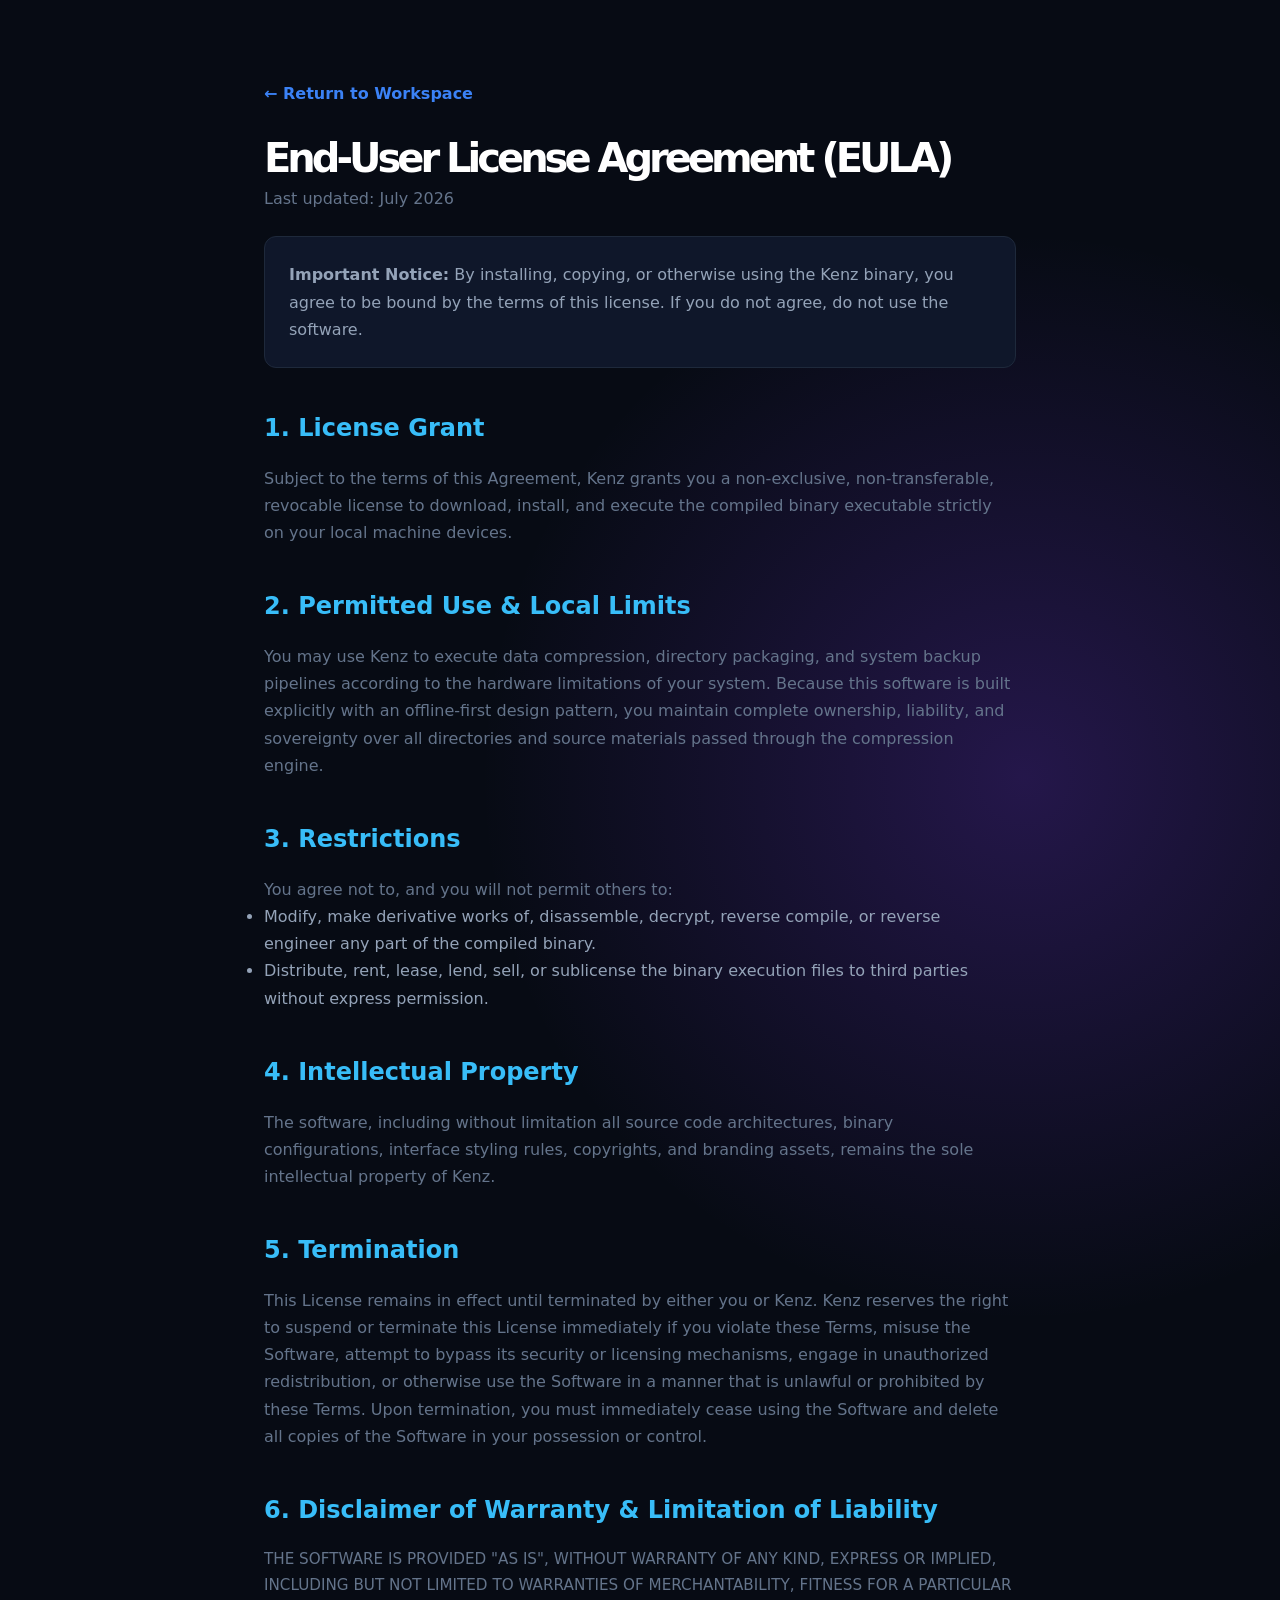
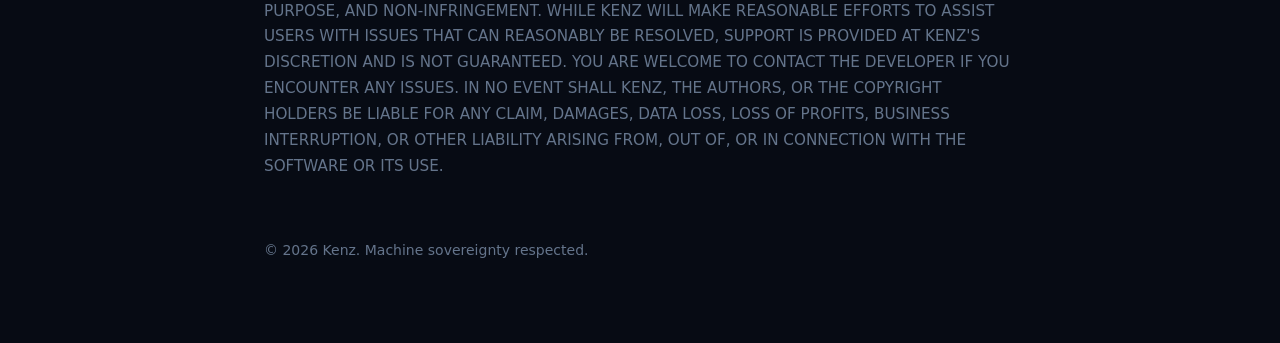
<file: license.html>
<!doctype html>
<html lang="en">
  <head>
    <meta charset="UTF-8" />
    <meta name="google-site-verification" content="gnwk7N3zz20Z273Trrlex-aK7KcAvQwIRxdYIvJJBd4" />
    <meta name="viewport" content="width=device-width, initial-scale=1.0" />
    <title>End-User License Agreement - Kenz</title>
    <link rel="stylesheet" href="Items/style.css" />
    <!-- Google tag (gtag.js) -->
<script async src="https://www.googletagmanager.com/gtag/js?id=G-77M37EG3CQ"></script>
<script>
  window.dataLayer = window.dataLayer || [];
  function gtag(){dataLayer.push(arguments);}
  gtag('js', new Date());

  gtag('config', 'G-77M37EG3CQ');
</script>
    <style>
      .license-container {
        max-width: 800px;
        margin: 80px auto;
        padding: 0 24px;
        font-family: system-ui, sans-serif;
        color: #94A3B8;
        line-height: 1.7;
      }
      .license-container h1 {
        color: #FFFFFF;
        font-size: 2.5rem;
        margin-bottom: 8px;
        font-weight: 800;
      }
      .license-container h2 {
        color: #38BDF8;
        font-size: 1.5rem;
        margin-top: 40px;
        margin-bottom: 16px;
        font-weight: 700;
      }
      .license-card {
        background: #0F172A;
        border: 1px solid #1E293B;
        border-radius: 12px;
        padding: 24px;
        margin: 24px 0;
      }
      .back-link {
        display: inline-block;
        color: #3B82F6;
        text-decoration: none;
        margin-bottom: 32px;
        font-weight: 600;
      }
      .back-link:hover { text-decoration: underline; }
    </style>
  </head>
  <body>
    <div class="background-glow"></div>

    <main class="license-container">
      <a href="index.html" class="back-link">← Return to Workspace</a>
      
      <h1>End-User License Agreement (EULA)</h1>
      <p>Last updated: July 2026</p>
      
      <div class="license-card">
        <strong>Important Notice:</strong> By installing, copying, or otherwise using the Kenz binary, you agree to be bound by the terms of this license. If you do not agree, do not use the software.
      </div>

      <h2>1. License Grant</h2>
      <p>
        Subject to the terms of this Agreement, Kenz grants you a non-exclusive, non-transferable, revocable license to download, install, and execute the compiled binary executable strictly on your local machine devices.
      </p>

      <h2>2. Permitted Use & Local Limits</h2>
      <p>
        You may use Kenz to execute data compression, directory packaging, and system backup pipelines according to the hardware limitations of your system. Because this software is built explicitly with an offline-first design pattern, you maintain complete ownership, liability, and sovereignty over all directories and source materials passed through the compression engine.
      </p>

      <h2>3. Restrictions</h2>
      <p>You agree not to, and you will not permit others to:</p>
      <ul>
        <li>Modify, make derivative works of, disassemble, decrypt, reverse compile, or reverse engineer any part of the compiled binary.</li>
        <li>Distribute, rent, lease, lend, sell, or sublicense the binary execution files to third parties without express permission.</li>
      </ul>

      <h2>4. Intellectual Property</h2>
      <p>
        The software, including without limitation all source code architectures, binary configurations, interface styling rules, copyrights, and branding assets, remains the sole intellectual property of Kenz.
      </p>

      <h2>5. Termination</h2>
      <p>
This License remains in effect until terminated by either you or Kenz. Kenz reserves the right to suspend or terminate this License immediately if you violate these Terms, misuse the Software, attempt to bypass its security or licensing mechanisms, engage in unauthorized redistribution, or otherwise use the Software in a manner that is unlawful or prohibited by these Terms. Upon termination, you must immediately cease using the Software and delete all copies of the Software in your possession or control.
      </p>

      <h2>6. Disclaimer of Warranty & Limitation of Liability</h2>
      <p style="text-transform: uppercase; font-size: 0.95rem;">
The Software is provided "AS IS", without warranty of any kind, express or implied, including but not limited to warranties of merchantability, fitness for a particular purpose, and non-infringement. While Kenz will make reasonable efforts to assist users with issues that can reasonably be resolved, support is provided at Kenz's discretion and is not guaranteed. You are welcome to contact the developer if you encounter any issues.

In no event shall Kenz, the authors, or the copyright holders be liable for any claim, damages, data loss, loss of profits, business interruption, or other liability arising from, out of, or in connection with the Software or its use.
      </p>

      <div style="margin-top: 60px; font-size: 14px; color: #64748B;">
        © 2026 Kenz. Machine sovereignty respected.
      </div>
    </main>
  </body>
</html>
</file>
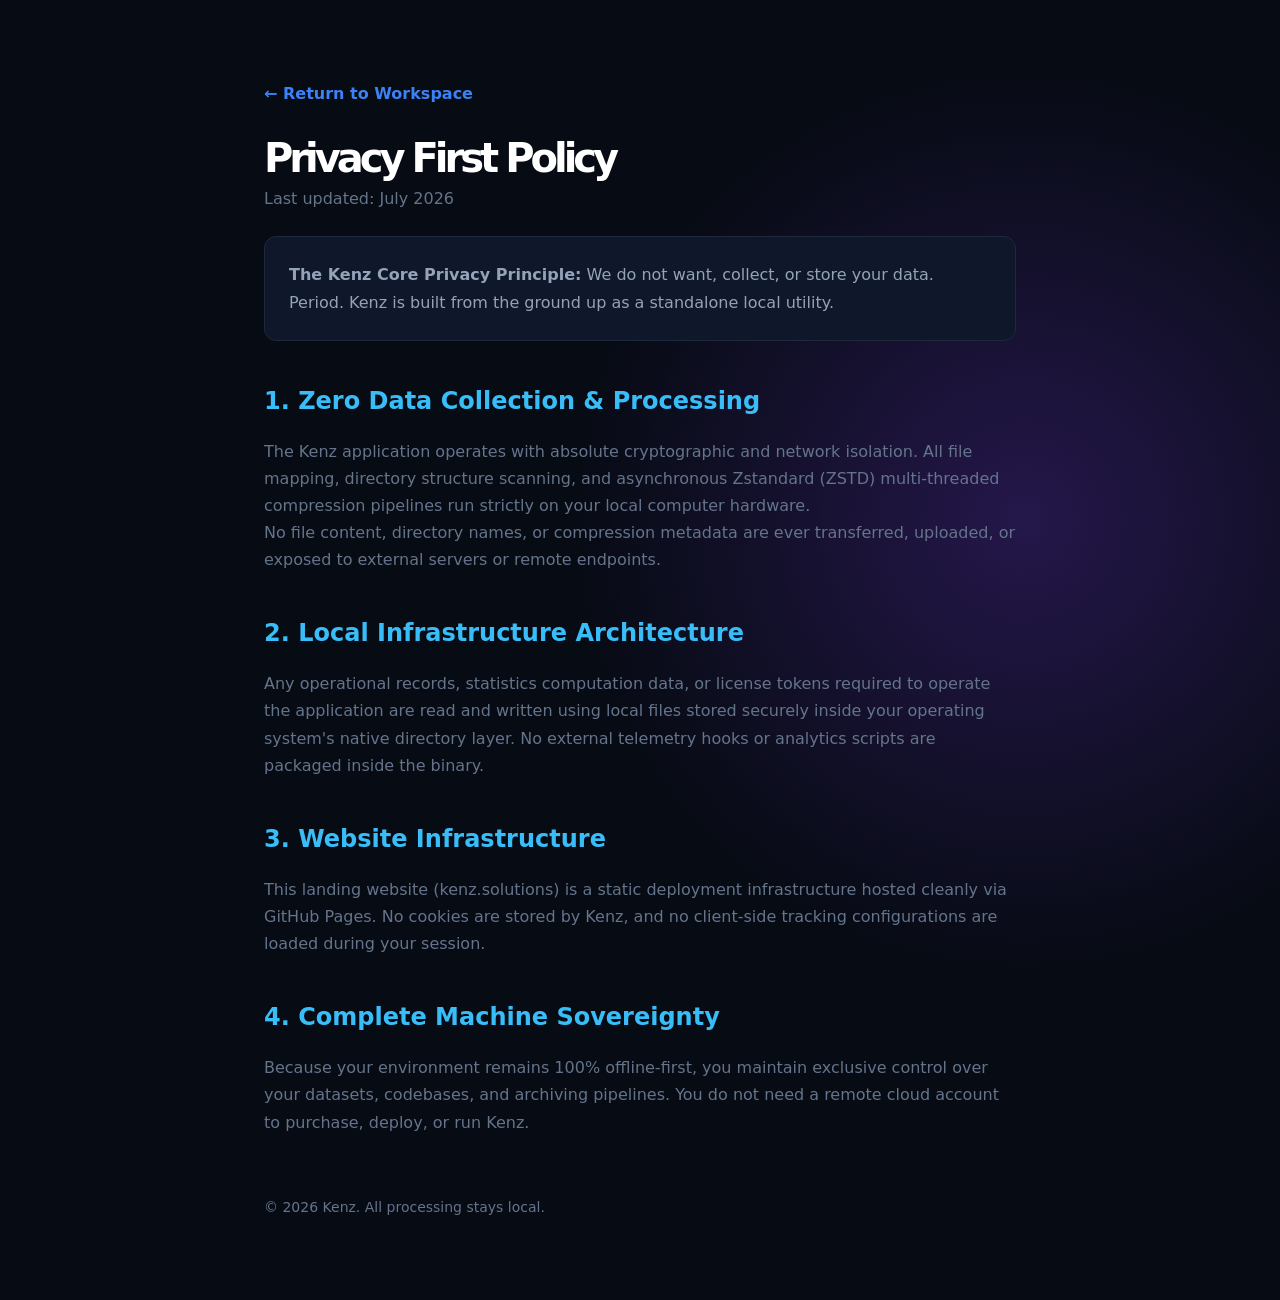
<file: privacy.html>
<!doctype html>
<html lang="en">
  <head>
    <!-- Google tag (gtag.js) -->
<script async src="https://www.googletagmanager.com/gtag/js?id=G-77M37EG3CQ"></script>
<script>
  window.dataLayer = window.dataLayer || [];
  function gtag(){dataLayer.push(arguments);}
  gtag('js', new Date());

  gtag('config', 'G-77M37EG3CQ');
</script>
    <meta name="google-site-verification" content="gnwk7N3zz20Z273Trrlex-aK7KcAvQwIRxdYIvJJBd4" />
    <link rel="shortcut icon" href="Items/64x64.png" type="image/x-icon" />
    <meta charset="UTF-8" />
    <meta name="viewport" content="width=device-width, initial-scale=1.0" />
    <title>Privacy First Policy - Kenz</title>
    <!-- Links to your existing stylesheet to maintain dark workspace branding -->
    <link rel="stylesheet" href="Items/style.css" />
    <style>
      /* Minimal structural layout for policy content */
      .policy-container {
        max-width: 800px;
        margin: 80px auto;
        padding: 0 24px;
        font-family: system-ui, sans-serif;
        color: #94A3B8; /* Matching your deep text contrast */
        line-height: 1.7;
      }
      .policy-container h1 {
        color: #FFFFFF;
        font-size: 2.5rem;
        margin-bottom: 8px;
        font-weight: 800;
      }
      .policy-container h2 {
        color: #38BDF8; /* Your brand blue accent */
        font-size: 1.5rem;
        margin-top: 40px;
        margin-bottom: 16px;
        font-weight: 700;
      }
      .policy-card {
        background: #0F172A;
        border: 1px solid #1E293B;
        border-radius: 12px;
        padding: 24px;
        margin: 24px 0;
      }
      .back-link {
        display: inline-block;
        color: #3B82F6;
        text-decoration: none;
        margin-bottom: 32px;
        font-weight: 600;
      }
      .back-link:hover { text-decoration: underline; }
    </style>
  </head>
  <body>
    <div class="background-glow"></div>

    <main class="policy-container">
      <a href="index.html" class="back-link">← Return to Workspace</a>
      
      <h1>Privacy First Policy</h1>
      <p>Last updated: July 2026</p>
      
      <div class="policy-card">
        <strong>The Kenz Core Privacy Principle:</strong> We do not want, collect, or store your data. Period. Kenz is built from the ground up as a standalone local utility.
      </div>

      <h2>1. Zero Data Collection & Processing</h2>
      <p>
        The Kenz application operates with absolute cryptographic and network isolation. All file mapping, directory structure scanning, and asynchronous Zstandard (ZSTD) multi-threaded compression pipelines run strictly on your local computer hardware. 
      </p>
      <p>
        No file content, directory names, or compression metadata are ever transferred, uploaded, or exposed to external servers or remote endpoints.
      </p>

      <h2>2. Local Infrastructure Architecture</h2>
      <p>
        Any operational records, statistics computation data, or license tokens required to operate the application are read and written using local files stored securely inside your operating system's native directory layer. No external telemetry hooks or analytics scripts are packaged inside the binary.
      </p>

      <h2>3. Website Infrastructure</h2>
      <p>
        This landing website (kenz.solutions) is a static deployment infrastructure hosted cleanly via GitHub Pages. No cookies are stored by Kenz, and no client-side tracking configurations are loaded during your session. 
      </p>

      <h2>4. Complete Machine Sovereignty</h2>
      <p>
        Because your environment remains 100% offline-first, you maintain exclusive control over your datasets, codebases, and archiving pipelines. You do not need a remote cloud account to purchase, deploy, or run Kenz.
      </p>

      <div style="margin-top: 60px; font-size: 14px; color: #64748B;">
        © 2026 Kenz. All processing stays local.
      </div>
    </main>
  </body>
</html>
</file>
<file: Items/style.css>
/* ==========================================================================
   ULTRA-MODERN INTERACTIVE FLUID SCROLLBAR
   ========================================================================== */

/* 1. Define the structural footprint (Sleek and narrow) */
::-webkit-scrollbar {
  width: 8px;
  height: 8px;
}

/* 2. Make the track completely invisible to maximize screen presence */
::-webkit-scrollbar-track {
  background: transparent;
}

/* 3. The scroll indicator capsule (Low profile by default) */
::-webkit-scrollbar-thumb {
  background: rgba(30, 41, 59, 0.5); /* Subtle dark slate slate */
  border: 1px solid transparent; /* Keeps smooth layout padding edges */
  border-radius: 20px;
  background-clip: padding-box;
  transition: background 0.25s ease-in-out;
}

/* 4. Active Interactive State: Brightens on user viewport proximity hover */
::-webkit-scrollbar-thumb:hover {
  background: linear-gradient(
    180deg,
    #7c3aed 0%,
    #a78bfa 100%
  ); /* Vivid violet engine blend */
  box-shadow: 0 0 10px rgba(124, 58, 237, 0.4);
}

/* 5. Smooth scrolling architecture for anchor point navigation */
html {
  scroll-behavior: smooth;
  /* Support rule variables for Firefox engines */
  scrollbar-width: thin;
  scrollbar-color: rgba(30, 41, 59, 0.5) transparent;
}

:root {
  --bg: #070b14;
  --blue: #2563eb;
  --purple: #7c3aed;
  --text: #f8fafc;
  --muted: #94a3b8;
}

* {
  box-sizing: border-box;
  margin: 0;
  padding: 0;
}

body {
  background:
    radial-gradient(
      circle at 80% 40%,
      rgba(124, 58, 237, 0.25),
      transparent 35%
    ),
    var(--bg);

  color: var(--text);

  font-family:
    Inter,
    Segoe UI,
    sans-serif;
}

/* ==========================================================================
   FLOATING LANGUAGE SWITCHER UI
   ========================================================================== */

.floating-lang-container {
  position: fixed;
  top: 24px;
  right: 24px; /* Default placement for LTR layouts */
  z-index: 2000;
  font-family:
    system-ui,
    -apple-system,
    sans-serif;
}

.floating-lang-btn {
  background: rgba(13, 17, 26, 0.75);
  backdrop-filter: blur(12px);
  -webkit-backdrop-filter: blur(12px);
  border: 1px solid #1e293b;
  color: #ffffff;
  padding: 10px 18px;
  border-radius: 10px;
  font-size: 13px;
  font-weight: 700;
  cursor: pointer;
  display: flex;
  align-items: center;
  gap: 8px;
  box-shadow: 0 10px 30px rgba(0, 0, 0, 0.4);
  transition:
    border-color 0.2s ease,
    transform 0.2s ease;
}

.floating-lang-btn:hover {
  border-color: #7c3aed;
  transform: translateY(-1px);
}

.floating-lang-menu {
  position: absolute;
  top: calc(100% + 8px);
  right: 0; /* Align dropdown menu safely edges */
  background: #0d111a;
  border: 1px solid #1e293b;
  border-radius: 10px;
  padding: 6px;
  min-width: 120px;
  box-shadow: 0 20px 40px rgba(0, 0, 0, 0.6);
  display: flex;
  flex-direction: column;
  gap: 4px;
  opacity: 0;
  visibility: hidden;
  transform: translateY(-6px);
  transition: all 0.2s cubic-bezier(0.4, 0, 0.2, 1);
}

.floating-lang-menu.open {
  opacity: 1;
  visibility: visible;
  transform: translateY(0);
}

.lang-option {
  background: none;
  border: none;
  color: #94a3b8;
  text-align: left;
  padding: 10px 14px;
  font-size: 13px;
  font-weight: 600;
  border-radius: 6px;
  cursor: pointer;
  width: 100%;
  transition: all 0.2s ease;
}

.lang-option:hover {
  background: #141b2b;
  color: #ffffff;
}

.lang-option.active {
  color: #c084fc;
  background: rgba(124, 58, 237, 0.12);
}

.lang-arrow {
  font-size: 10px;
  color: #475569;
}

/* ==========================================================================
   ARABIC DIRECTION FLIP (RTL)
   ========================================================================== */

[dir="rtl"] .floating-lang-container {
  right: auto;
  left: 24px; /* Flips element coordinate anchor layout to top-left */
}

[dir="rtl"] .floating-lang-menu {
  right: auto;
  left: 0;
}

[dir="rtl"] .lang-option {
  text-align: right; /* Text flushes naturally right inside dropdown */
}
/* ==========================================================================
   THEME VARIABLE CONFIGURATIONS (Place at the top of styles.css)
   ========================================================================== */

/* ==========================================================================
   GLOBAL THEME ROOT MATRIX
   ========================================================================== */

/* ==========================================================================
   OFFICIAL KENZ APP WORKSPACE DESIGN TOKENS
   ========================================================================== */

:root {
  /* --- App Native Dark Mode --- */
  --bg-main: #060910; /* Deep terminal background shadow */
  --bg-surface: #090d16; /* App central window panels */
  --bg-surface-inner: #0d111a; /* Sidebar / Container background card */

  --text-main: #f1f5f9; /* High-visibility code white */
  --text-muted: #64748b; /* Subtext slate */

  --border-color: #0f172a; /* Sharp panel divider boundaries */
  --purple-glow: rgba(124, 58, 237, 0.12);
  --success-color: #10b981; /* High-contrast engine green */
}

/* Re-skinning the main landing elements to lock inside the app aesthetic */
.kenz-app-window,
.founder-pricing-card,
.faq-item,
.footer-cta-card,
.inner-display-screen,
.placeholder-screenshot-graphic {
  background-color: var(--bg-surface) !important;
  border: 1px solid var(--border-color) !important;
}

.app-nav-sidebar,
.app-window-header,
.lang-btn,
.theme-toggle-btn {
  background-color: var(--bg-surface-inner) !important;
  border: 1px solid var(--border-color) !important;
}

/* Force the high-contrast SUCCESS indicator title to shift safely */
.success-main-title {
  color: var(--success-color) !important;
}

/* Apply to your UI containers, cards, and panels */
.app-interface-mockup,
.inner-display-screen,
.screenshot-window-frame,
.founder-pricing-card,
.faq-item,
.footer-cta-card,
.placeholder-screenshot-graphic {
  background: var(--bg-surface) !important;
  border-color: var(--border-color) !important;
  box-shadow: 0 40px 100px -20px var(--card-shadow) !important;
  transition: all 0.3s ease;
}

/* Adjust secondary gray backgrounds */
.app-sidebar,
.app-window-header,
.screenshot-window-header,
.screenshot-tabs-nav button:not(.active),
.lang-btn,
.theme-toggle-btn {
  background: var(--bg-surface-inner) !important;
  border-color: var(--border-color) !important;
  color: var(--text-main) !important;
}

/* Adjust text labels */
p,
.faq-content p,
.pricing-feature-checklist p,
.footer-brand-tagline {
  color: var(--text-muted) !important;
}
/* Update your existing sections to use these variables so they flip live!
   For example: 
   body, section { background-color: var(--bg-main); color: var(--text-main); }
   cards, panels { background-color: var(--bg-surface); border-color: var(--border-color); }
*/

.kenz-navbar {
  position: fixed;
  top: 0;
  left: 0;
  width: 100%;
  z-index: 1000;
  background: var(--nav-bg);
  backdrop-filter: blur(12px);
  -webkit-backdrop-filter: blur(12px);
  border-bottom: 1px solid var(--border-color);
  padding: 16px 40px;
  transition:
    background 0.3s,
    border-color 0.3s;
}

/* Using flex rows allows natural flipping when document direction changes */
.nav-container {
  max-width: 1200px;
  margin: 0 auto;
  display: flex;
  justify-content: space-between;
  align-items: center;
  flex-direction: row;
}

/* RTL Specific adjustments for fonts and spacing */
[dir="rtl"] {
  font-family:
    system-ui,
    -apple-system,
    sans-serif;
}

[dir="rtl"] .lang-menu {
  right: auto;
  left: 0; /* Align dropdown menu safely in Arabic view */
}

/* ==========================================================================
   NAVIGATION BAR STYLING
   ========================================================================== */

.kenz-navbar {
  position: fixed;
  top: 0;
  left: 0;
  width: 100%;
  z-index: 1000;
  background: var(--nav-bg);
  backdrop-filter: blur(12px);
  -webkit-backdrop-filter: blur(12px);
  border-bottom: 1px solid var(--border-color);
  padding: 16px 40px;
  font-family:
    system-ui,
    -apple-system,
    sans-serif;
  transition:
    background 0.3s,
    border-color 0.3s;
}

.nav-container {
  max-width: 1200px;
  margin: 0 auto;
  display: flex;
  justify-content: space-between;
  align-items: center;
}

.nav-brand {
  display: flex;
  align-items: center;
  gap: 12px;
}

.nav-logo {
  width: 28px;
  height: 28px;
  object-fit: contain;
}

.nav-title {
  font-weight: 800;
  font-size: 18px;
  letter-spacing: 0.5px;
  color: var(--text-main);
}

.nav-controls {
  display: flex;
  align-items: center;
  gap: 20px;
}

/* ==========================================================================
   CONTROLS: THEME SWITCH BUTTON
   ========================================================================== */

.theme-toggle-btn {
  background: var(--bg-surface-inner);
  border: 1px solid var(--border-color);
  width: 40px;
  height: 40px;
  border-radius: 10px;
  cursor: pointer;
  display: flex;
  align-items: center;
  justify-content: center;
  position: relative;
  overflow: hidden;
  transition: all 0.2s ease;
}

.theme-toggle-btn:hover {
  border-color: #7c3aed;
}

.theme-icon {
  font-size: 16px;
  position: absolute;
  transition:
    transform 0.3s ease,
    opacity 0.3s ease;
}

/* Handle icon visibility during transitions */
:root .sun-icon {
  opacity: 0;
  transform: translateY(20px);
}
:root .moon-icon {
  opacity: 1;
  transform: translateY(0);
}

[data-theme="light"] .sun-icon {
  opacity: 1;
  transform: translateY(0);
}
[data-theme="light"] .moon-icon {
  opacity: 0;
  transform: translateY(-20px);
}

/* ==========================================================================
   CONTROLS: DROPDOWN LANGUAGE PICKER
   ========================================================================== */

.lang-dropdown {
  position: relative;
}

.lang-btn {
  background: var(--bg-surface-inner);
  border: 1px solid var(--border-color);
  color: var(--text-main);
  padding: 8px 16px;
  border-radius: 8px;
  font-size: 13px;
  font-weight: 600;
  cursor: pointer;
  display: flex;
  align-items: center;
  gap: 6px;
  transition: all 0.2s ease;
}

.lang-btn:hover {
  border-color: #7c3aed;
}

.lang-menu {
  position: absolute;
  top: calc(100% + 8px);
  right: 0;
  background: var(--bg-surface);
  border: 1px solid var(--border-color);
  border-radius: 8px;
  padding: 6px;
  min-width: 110px;
  box-shadow: 0 10px 25px rgba(0, 0, 0, 0.3);
  display: flex;
  flex-direction: column;
  gap: 4px;
  opacity: 0;
  visibility: hidden;
  transform: translateY(-4px);
  transition: all 0.2s ease;
}

.lang-menu.open {
  opacity: 1;
  visibility: visible;
  transform: translateY(0);
}

.lang-option {
  background: none;
  border: none;
  color: var(--text-muted);
  text-align: left;
  padding: 8px 12px;
  font-size: 13px;
  font-weight: 500;
  border-radius: 6px;
  cursor: pointer;
  width: 100%;
  transition: all 0.2s ease;
}

.lang-option:hover {
  background: var(--bg-surface-inner);
  color: var(--text-main);
}

.lang-option.active {
  color: #c084fc;
  background: var(--purple-glow);
}

.hero {
  min-height: 100vh;

  display: flex;

  align-items: center;

  justify-content: space-between;

  padding: 0 9%;

  overflow: hidden;
}

.hero-content {
  max-width: 650px;
}

.hero-badges {
  display: flex;

  gap: 12px;

  flex-wrap: wrap;

  margin-bottom: 30px;
}

.hero-badges span {
  padding: 8px 15px;

  border-radius: 30px;

  background: rgba(255, 255, 255, 0.06);

  border: 1px solid rgba(255, 255, 255, 0.1);

  color: #cbd5e1;

  font-size: 14px;
}

h1 {
  font-size: clamp(50px, 6vw, 82px);

  line-height: 0.95;

  letter-spacing: -4px;
}

h1 span {
  display: block;

  color: var(--purple);
}

.hero-content p {
  margin-top: 30px;

  color: var(--muted);

  font-size: 20px;

  line-height: 1.7;
}

.hero-actions {
  display: flex;

  gap: 20px;

  margin-top: 40px;
}

button {
  padding: 17px 35px;

  border-radius: 14px;

  font-size: 16px;

  cursor: pointer;
}

.primary-btn {
  background: linear-gradient(135deg, #8b5cf6, #6d28d9);

  color: white;

  border: none;

  box-shadow: 0 0 50px rgba(124, 58, 237, 0.4);
}

.secondary-btn {
  background: rgba(255, 255, 255, 0.05);

  color: white;

  border: 1px solid rgba(255, 255, 255, 0.15);
}

.hero-proof {
  display: flex;

  gap: 25px;

  margin-top: 40px;

  color: #64748b;

  font-size: 14px;
}

/* Archive */

.hero-stage {
  display: flex;

  flex-direction: column;

  align-items: center;
}

.archive-card {
  width: 340px;

  height: 390px;

  border-radius: 35px;

  position: relative;

  display: flex;

  flex-direction: column;

  justify-content: center;

  align-items: center;

  background: linear-gradient(
    145deg,
    rgba(255, 255, 255, 0.12),
    rgba(255, 255, 255, 0.03)
  );

  border: 1px solid rgba(255, 255, 255, 0.15);

  backdrop-filter: blur(25px);

  box-shadow: 0 50px 120px rgba(37, 99, 235, 0.25);

  animation: floatArchive 5s infinite ease-in-out;
}

@keyframes floatArchive {
  50% {
    transform: translateY(-25px) rotateY(8deg);
  }
}

.archive-logo {
  font-size: 130px;

  font-weight: 900;

  color: var(--blue);
}

.archive-title {
  letter-spacing: 3px;

  font-weight: 600;
}

.archive-size {
  margin-top: 20px;
  /* Fluid font-size scaling between 18px (at narrow viewports) and 36px (at desktop) */
  font-size: clamp(1.125rem, 5vw, 2.25rem);
  font-weight: 800;
  color: #c4b5fd;
  width: 100%;
  text-align: center;
}

.archive-status {
  margin-top: 15px;

  color: #94a3b8;
}

.benchmark-card {
  margin-top: 40px;

  display: flex;

  align-items: center;

  gap: 30px;

  color: #94a3b8;
}

.benchmark-card strong {
  display: block;

  color: white;

  font-size: 22px;
}

.arrow {
  color: var(--purple);

  font-size: 30px;
}
.hero-stage {
  position: relative;

  width: 500px;

  height: 600px;

  display: flex;

  justify-content: center;

  align-items: center;
}

.kenz-core {
  width: 330px;

  height: 390px;

  position: relative;

  transform-style: preserve-3d;

  animation: kenzFloat 5s ease-in-out infinite;
}

@keyframes kenzFloat {
  50% {
    transform: translateY(-25px) rotateY(10deg);
  }
}

.archive-face {
  position: absolute;

  inset: 0;

  border-radius: 35px;

  display: flex;

  flex-direction: column;

  justify-content: center;

  align-items: center;

  background: linear-gradient(
    145deg,
    rgba(255, 255, 255, 0.15),
    rgba(255, 255, 255, 0.03)
  );

  border: 1px solid rgba(255, 255, 255, 0.2);

  backdrop-filter: blur(30px);

  box-shadow:
    inset 0 0 80px rgba(37, 99, 235, 0.15),
    0 60px 150px rgba(124, 58, 237, 0.4);
}

.kenz-symbol {
  font-size: 150px;

  font-weight: 900;

  color: #2563eb;

  text-shadow: 0 0 50px rgba(37, 99, 235, 0.8);
}

.archive-type {
  letter-spacing: 5px;

  font-size: 14px;

  color: #cbd5e1;
}

.archive-size {
  margin-top: 25px;

  font-size: 35px;

  font-weight: 900;

  color: #c4b5fd;
}

.energy-ring {
  position: absolute;

  inset: -40px;

  border-radius: 50%;

  background: conic-gradient(
    transparent,
    #7c3aed,
    transparent,
    #2563eb,
    transparent
  );

  filter: blur(35px);

  opacity: 0.5;

  animation: rotateRing 8s linear infinite;
}

@keyframes rotateRing {
  to {
    transform: rotate(360deg);
  }
}

.scan-line {
  position: absolute;

  width: 100%;

  height: 2px;

  background: linear-gradient(90deg, transparent, #38bdf8, transparent);

  top: 20%;

  animation: scan 3s infinite;
}

@keyframes scan {
  50% {
    top: 80%;
  }
}

.data-orbit {
  position: absolute;

  inset: -100px;

  animation: orbit 20s linear infinite;
}

.data-orbit span {
  position: absolute;

  padding: 8px 14px;

  background: rgba(255, 255, 255, 0.08);

  border: 1px solid rgba(255, 255, 255, 0.15);

  border-radius: 20px;

  color: #94a3b8;

  font-size: 13px;
}

.data-orbit span:nth-child(1) {
  top: 20%;

  left: 0;
}

.data-orbit span:nth-child(2) {
  right: 0;

  top: 50%;
}

.data-orbit span:nth-child(3) {
  bottom: 20%;

  left: 20%;
}

@keyframes orbit {
  to {
    transform: rotate(360deg);
  }
}

.compression-result {
  position: absolute;

  bottom: 0;

  display: flex;

  align-items: center;

  gap: 35px;

  color: #94a3b8;
}

.compression-result strong {
  display: block;

  color: white;

  font-size: 24px;
}

.compress-arrow {
  font-size: 35px;

  color: #7c3aed;
}

.why-kenz {
  padding: 120px 9%;
}

.section-header {
  max-width: 700px;

  margin-bottom: 70px;
}

.section-header span {
  color: #7c3aed;

  letter-spacing: 4px;

  font-size: 13px;
}

.section-header h2 {
  margin-top: 20px;

  font-size: clamp(40px, 5vw, 65px);

  line-height: 1;

  letter-spacing: -3px;
}

.section-header p {
  margin-top: 25px;

  color: #94a3b8;

  font-size: 19px;
}

.feature-grid {
  display: grid;

  grid-template-columns: repeat(3, 1fr);

  gap: 30px;
}

.feature-card {
  min-height: 420px;

  padding: 40px;

  position: relative;

  border-radius: 30px;

  background: linear-gradient(
    145deg,
    rgba(255, 255, 255, 0.08),
    rgba(255, 255, 255, 0.025)
  );

  border: 1px solid rgba(255, 255, 255, 0.12);

  overflow: hidden;

  transition: 0.4s;
}

.feature-card:hover {
  transform: translateY(-10px);

  border-color: rgba(124, 58, 237, 0.5);
}

.feature-number {
  position: absolute;

  right: 30px;

  top: 20px;

  font-size: 80px;

  font-weight: 900;

  color: rgba(255, 255, 255, 0.04);
}

.feature-icon {
  font-size: 45px;

  margin-bottom: 30px;
}

.feature-card h3 {
  font-size: 30px;

  margin-bottom: 20px;
}

.feature-card p {
  color: #94a3b8;

  line-height: 1.7;

  font-size: 17px;
}

.feature-tag {
  position: absolute;

  bottom: 35px;

  left: 40px;

  padding: 8px 14px;

  border-radius: 30px;

  background: rgba(37, 99, 235, 0.12);

  border: 1px solid rgba(37, 99, 235, 0.25);

  color: #93c5fd;

  font-size: 12px;

  letter-spacing: 2px;
}

@media (max-width: 900px) {
  .feature-grid {
    grid-template-columns: 1fr;
  }
}
.benchmark {
  padding: 120px 9%;
}

.benchmark-panel {
  margin-top: 70px;

  display: flex;

  justify-content: center;

  align-items: center;

  gap: 70px;

  padding: 60px;

  border-radius: 35px;

  background: linear-gradient(
    145deg,
    rgba(255, 255, 255, 0.08),
    rgba(255, 255, 255, 0.02)
  );

  border: 1px solid rgba(255, 255, 255, 0.12);
}

.benchmark-item {
  text-align: center;
}

.benchmark-label {
  color: #64748b;

  letter-spacing: 3px;

  font-size: 12px;
}

.benchmark-item h3 {
  margin-top: 20px;

  font-size: 20px;
}

.benchmark-item strong {
  display: block;

  margin-top: 15px;

  font-size: 55px;

  color: white;
}

.benchmark-engine {
  display: flex;

  flex-direction: column;

  align-items: center;

  gap: 15px;

  color: #94a3b8;
}

.engine-circle {
  width: 90px;

  height: 90px;

  border-radius: 50%;

  display: flex;

  align-items: center;

  justify-content: center;

  font-size: 45px;

  font-weight: 900;

  color: #2563eb;

  background: radial-gradient(
    circle,
    rgba(37, 99, 235, 0.25),
    rgba(124, 58, 237, 0.1)
  );

  box-shadow: 0 0 50px rgba(124, 58, 237, 0.4);
}

.saving-result {
  margin-top: 50px;

  text-align: center;
}

.saving-result span {
  color: #7c3aed;

  letter-spacing: 3px;

  font-size: 13px;
}

.saving-result strong {
  display: block;

  font-size: 75px;

  margin-top: 10px;
}

.saving-result p {
  color: #94a3b8;

  font-size: 18px;
}

@media (max-width: 900px) {
  .benchmark-panel {
    flex-direction: column;

    gap: 40px;
  }
}
.interactive-demo {
  padding: 120px 9%;
}

.demo-area {
  margin-top: 70px;

  height: 600px;

  display: flex;

  justify-content: center;

  align-items: center;

  position: relative;
}

.fake-app {
  width: 700px;

  height: 430px;

  border-radius: 25px;

  background: rgba(15, 23, 42, 0.8);

  border: 1px solid rgba(255, 255, 255, 0.15);

  box-shadow: 0 60px 150px rgba(0, 0, 0, 0.5);

  overflow: hidden;

  backdrop-filter: blur(20px);
}

.app-header {
  height: 70px;

  display: flex;

  align-items: center;

  gap: 15px;

  padding: 0 30px;

  border-bottom: 1px solid rgba(255, 255, 255, 0.1);
}

.app-logo {
  width: 35px;

  height: 35px;

  border-radius: 10px;

  background: #2563eb;

  display: flex;

  align-items: center;

  justify-content: center;

  font-weight: 900;
}

.app-header span {
  font-weight: 700;
}

/* ==========================================================================
   1. SECTION BASE SETUP & TYPOGRAPHY
   ========================================================================== */

.demo-section {
  padding: 100px 24px;
  background-color: #0b0f19;
  font-family:
    system-ui,
    -apple-system,
    sans-serif;
  color: #ffffff;
  overflow: hidden;
}

.demo-header {
  text-align: center;
  margin-bottom: 64px;
}

.section-tag {
  color: #7c3aed;
  font-size: 14px;
  text-transform: uppercase;
  letter-spacing: 2px;
  font-weight: 600;
}

.demo-header h2 {
  font-size: 42px;
  font-weight: 800;
  margin: 12px 0;
  letter-spacing: -1px;
}

.demo-header p {
  color: #94a3b8;
  font-size: 16px;
  max-width: 600px;
  margin: 0 auto;
}

/* ==========================================================================
   2. CONTAINER GRID LAYOUT
   ========================================================================== */

.demo-container {
  display: grid;
  grid-template-columns: 1fr 1fr;
  gap: 48px;
  max-width: 1100px;
  margin: 0 auto;
  align-items: center;
}

/* ==========================================================================
   3. LEFT SIDE: INTERACTIVE ZONE & TARGET FOLDER
   ========================================================================== */

.interactive-zone {
  position: relative;
  height: 400px;
  display: flex;
  align-items: center;
  justify-content: center;
}

.source-folder {
  background: rgba(30, 41, 59, 0.5);
  border: 1px dashed #475569;
  padding: 32px;
  border-radius: 16px;
  cursor: pointer;
  text-align: center;
  transition: all 0.3s cubic-bezier(0.4, 0, 0.2, 1);
  z-index: 10;
}

.source-folder:hover {
  border-color: #7c3aed;
  transform: scale(1.05);
  box-shadow: 0 0 30px rgba(124, 58, 237, 0.15);
}

.folder-icon {
  font-size: 64px;
  margin-bottom: 12px;
}

.folder-name {
  display: block;
  font-weight: 600;
  font-size: 18px;
}

.folder-size {
  display: block;
  color: #94a3b8;
  font-size: 14px;
  margin-top: 4px;
}

/* ==========================================================================
   4. FLOATING FILES: BASE DESIGN
   ========================================================================== */

.floating-file {
  position: absolute;
  background: rgba(30, 41, 59, 0.8);
  border: 1px solid #334155;
  padding: 6px 14px;
  border-radius: 8px;
  font-family: monospace;
  font-size: 12px;
  font-weight: 600;
  color: #94a3b8;
  pointer-events: none;
  transition: all 0.9s cubic-bezier(0.4, 0, 0.2, 1);
  box-shadow: 0 4px 12px rgba(0, 0, 0, 0.3);
}

/* ==========================================================================
   5. FLOATING FILES: BALANCED COORDINATES MATRIX
   ========================================================================== */

/* Left Quadrant (Outer Cloud Layers) */
.extension-rs {
  top: 15%;
  left: 10%;
}
.extension-json {
  bottom: 25%;
  left: 8%;
}
.extension-js {
  top: 45%;
  left: -5%;
}

/* Center Vertical Orbit (Top and Bottom Anchors) */
.extension-toml {
  top: 5%;
  left: 45%;
}
.extension-db {
  bottom: 8%;
  left: 40%;
}

/* Right Quadrant (Approaching the App Frame Entry) */
.extension-dll {
  top: 12%;
  right: 12%;
}
.extension-sql {
  top: 38%;
  right: -2%;
}
.extension-log {
  bottom: 30%;
  right: 15%;
}
.extension-bin {
  bottom: 10%;
  right: -5%;
}

/* ==========================================================================
   6. RIGHT SIDE: APP FRAME SIMULATOR OVERALL
   ========================================================================== */

.app-simulator {
  background: #111827;
  border: 1px solid #1f2937;
  border-radius: 24px;
  padding: 32px;
  display: grid;
  grid-template-columns: 200px 1fr;
  gap: 32px;
  box-shadow: 0 25px 50px -12px rgba(0, 0, 0, 0.5);
}

/* ==========================================================================
   7. RIGHT SIDE: TELEMETRY & HARDWARE DETAILS
   ========================================================================== */

.telemetry-panel {
  border-right: 1px solid #1f2937;
  padding-right: 24px;
}

.telemetry-panel h3 {
  font-size: 12px;
  text-transform: uppercase;
  color: #7c3aed;
  letter-spacing: 1.5px;
  margin-bottom: 24px;
}

.telemetry-row {
  display: flex;
  flex-direction: column;
  margin-bottom: 16px;
}

.telemetry-row .label {
  font-size: 11px;
  color: #6b7280;
  margin-bottom: 2px;
}

.telemetry-row .value {
  font-weight: 700;
  font-size: 14px;
}

.hardware-accent {
  color: #ffffff;
}
.mode-offline {
  color: #10b981;
}

/* ==========================================================================
   8. RIGHT SIDE: OUTPUT KENZ ARCHIVE CARD
   ========================================================================== */

.archive-card-wrapper {
  display: flex;
  align-items: center;
  justify-content: center;
}

.archive-card {
  background: linear-gradient(145deg, #1e1b4b, #0f172a);
  border: 1px solid #312e81;
  border-radius: 20px;
  padding: 40px;
  width: 100%;
  max-width: 220px;
  text-align: center;
  position: relative;
  transition: all 0.5s ease;
}

.brand-logo-k {
  font-size: 48px;
  font-weight: 900;
  color: #3b82f6;
  margin-bottom: 16px;
  line-height: 1;
}

.archive-label {
  display: block;
  font-size: 11px;
  letter-spacing: 2px;
  color: #94a3b8;
  margin-bottom: 12px;
}

.live-counter {
  font-size: 32px;
  font-weight: 800;
  color: #ffffff;
}

.status-text {
  display: block;
  font-size: 11px;
  color: #6b7280;
  margin-top: 16px;
}

/* ==========================================================================
   9. INTERACTIVE LIVE SIMULATION ANIMATIONS (TRIGGERED BY JS)
   ========================================================================== */

/* Gravitational Pull: Concentrates and shrinks all 9 files forward */
.is-compressing .floating-file {
  top: 50% !important;
  left: 115% !important;
  opacity: 0;
  transform: scale(0.1) rotate(180deg);
}

/* Fades the source directory item out slightly */
.is-compressing .source-folder {
  opacity: 0.2;
  transform: scale(0.9);
  pointer-events: none;
}

/* Lights up the destination .kenz file capsule */
.is-compressing .archive-card {
  border-color: #7c3aed;
  box-shadow: 0 0 40px rgba(124, 58, 237, 0.4);
}

/* ==========================================================================
   1. SECTION HEADERS & GENERAL WRAPPERS
   ========================================================================== */

.split-features-section {
  background-color: #0b0f19;
  padding: 120px 40px;
  font-family:
    system-ui,
    -apple-system,
    sans-serif;
  color: #ffffff;
}

.features-main-header {
  text-align: center;
  margin-bottom: 100px;
}

.features-main-header .section-tag {
  color: #7c3aed;
  font-size: 13px;
  text-transform: uppercase;
  letter-spacing: 2px;
  font-weight: 700;
}

.features-main-header h2 {
  font-size: 44px;
  font-weight: 800;
  margin: 16px 0;
  letter-spacing: -1px;
}

.features-main-header p {
  color: #64748b;
  font-size: 17px;
  max-width: 600px;
  margin: 0 auto;
}

/* ==========================================================================
   2. STICKY DISPLAY COLUMNS GAUGE
   ========================================================================== */

.split-container {
  display: grid;
  grid-template-columns: 1.1fr 0.9fr;
  gap: 80px;
  max-width: 1200px;
  margin: 0 auto;
}

.split-left-sticky {
  position: sticky;
  top: 180px;
  height: calc(100vh - 280px);
  display: flex;
  align-items: center;
  justify-content: center;
}

/* ==========================================================================
   3. APP WINDOW MOCKUP & PRECISE SIDEBAR MATCHING
   ========================================================================== */

.app-interface-mockup {
  background: #0d111a;
  border: 1px solid #1e293b;
  width: 100%;
  height: 380px;
  border-radius: 12px;
  box-shadow: 0 40px 80px -25px rgba(0, 0, 0, 0.8);
  display: flex;
  flex-direction: column;
  overflow: hidden;
  transition:
    background-color 0.4s ease,
    border-color 0.4s ease;
}

/* Dynamic Class Rules triggered by Javascript for Light Mode Simulation */
.app-interface-mockup.light-theme-preview {
  background: #f8fafc;
  border-color: #cbd5e1;
}
.light-theme-preview .window-header {
  background: #e2e8f0;
  border-bottom-color: #cbd5e1;
}
.light-theme-preview .window-title {
  color: #64748b;
}
.light-theme-preview .app-sidebar {
  background: #f1f5f9;
  border-right-color: #cbd5e1;
}
.light-theme-preview .sidebar-item {
  color: #475569;
}
.light-theme-preview .app-main-view {
  background: #ffffff;
}
.light-theme-preview .preview-display {
  background: #f8fafc;
  border-color: #e2e8f0;
}
.light-theme-preview .display-metric-large {
  color: #0f172a;
}
.light-theme-preview .display-sub-label {
  color: #64748b;
}

.window-header {
  background: #090d16;
  padding: 12px 20px;
  border-bottom: 1px solid #141b2b;
  display: flex;
  align-items: center;
  transition: all 0.3s ease;
}

.window-dots {
  display: flex;
  gap: 6px;
  margin-right: 20px;
}

.window-dots span {
  width: 10px;
  height: 10px;
  border-radius: 50%;
  display: block;
}

.dot-red {
  background: #ef4444;
}
.dot-amber {
  background: #f59e0b;
}
.dot-green {
  background: #10b981;
}

.window-title {
  font-size: 11px;
  font-family: monospace;
  color: #475569;
}

.window-body {
  display: grid;
  grid-template-columns: 170px 1fr;
  flex-grow: 1;
}

.app-sidebar {
  background: #090d16;
  border-right: 1px solid #141b2b;
  padding: 24px 12px;
  transition: all 0.3s ease;
}

.sidebar-item {
  font-size: 14px;
  color: #475569;
  padding: 10px 14px;
  border-radius: 8px;
  margin-bottom: 8px;
  font-weight: 600;
  display: flex;
  align-items: center;
  gap: 10px;
  transition: all 0.2s ease;
}

.sidebar-item.active {
  background: rgba(124, 58, 237, 0.15);
  color: #c084fc;
}

/* ==========================================================================
   4. SIMULATOR INNER MONITOR PANELS
   ========================================================================== */

.app-main-view {
  padding: 24px;
  background: #0b0f19;
  display: flex;
  align-items: center;
  justify-content: center;
  transition: all 0.3s ease;
}

.preview-display {
  background: #060910;
  border: 1px solid #141b2b;
  width: 100%;
  height: 100%;
  border-radius: 10px;
  display: flex;
  flex-direction: column;
  align-items: center;
  justify-content: center;
  padding: 24px;
  text-align: center;
  position: relative;
  transition: all 0.3s ease;
}

/* Dynamic Simulated Toast Notification */
.app-notification-toast {
  position: absolute;
  top: 12px;
  background: #1e1b4b;
  border: 1px solid #4338ca;
  padding: 6px 14px;
  border-radius: 8px;
  display: flex;
  align-items: center;
  gap: 8px;
  font-size: 11px;
  font-weight: 600;
  color: #e0e7ff;
  opacity: 0;
  transform: translateY(-10px);
  transition: all 0.3s cubic-bezier(0.4, 0, 0.2, 1);
  box-shadow: 0 10px 20px rgba(0, 0, 0, 0.4);
}

.app-notification-toast.show-toast {
  opacity: 1;
  transform: translateY(0);
}

.display-status-node {
  font-family: monospace;
  font-size: 10px;
  color: #7c3aed;
  background: rgba(124, 58, 237, 0.1);
  padding: 4px 12px;
  border-radius: 100px;
  letter-spacing: 1px;
  font-weight: 700;
}

.display-metric-large {
  font-size: 42px;
  font-weight: 800;
  margin: 14px 0 6px 0;
  transition: color 0.3s ease;
}

.display-sub-label {
  font-size: 12px;
  color: #475569;
  max-width: 220px;
  transition: color 0.3s ease;
}

.visual-activity-bar {
  width: 100%;
  height: 3px;
  background: #1e293b;
  border-radius: 10px;
  margin-top: 20px;
  overflow: hidden;
  opacity: 0;
  transition: opacity 0.3s ease;
}

.inner-pulse {
  width: 35%;
  height: 100%;
  background: #7c3aed;
  animation: barMove 1.2s infinite linear;
}

@keyframes barMove {
  0% {
    transform: translateX(-150%);
  }
  100% {
    transform: translateX(250%);
  }
}

/* ==========================================================================
   5. RIGHT SIDE SCROLLING BLOCKS
   ========================================================================== */

.split-right-scroll {
  display: flex;
  flex-direction: column;
  gap: 180px;
  padding-bottom: 250px;
}

.scroll-feature-block {
  padding-top: 32px;
  border-top: 1px solid #1e2937;
  opacity: 0.25;
  transition: opacity 0.4s ease;
}

.scroll-feature-block.is-active {
  opacity: 1;
}

.feature-inline-title {
  display: inline-flex;
  align-items: center;
  gap: 8px;
  background: rgba(30, 41, 59, 0.4);
  border: 1px solid #1e2937;
  padding: 6px 14px;
  border-radius: 100px;
  margin-bottom: 16px;
}

.feature-inline-title h4 {
  margin: 0;
  font-size: 12px;
  font-weight: 700;
  text-transform: uppercase;
  letter-spacing: 0.5px;
  color: #94a3b8;
}

.inline-emoji {
  font-size: 14px;
}

.scroll-feature-block h3 {
  font-size: 28px;
  font-weight: 800;
  margin: 0 0 16px 0;
  letter-spacing: -0.5px;
}

.scroll-feature-block p {
  color: #94a3b8;
  font-size: 15px;
  line-height: 1.7;
  margin-bottom: 24px;
}

.feature-tags-row {
  display: flex;
  gap: 8px;
}

.feature-tags-row span {
  background: #111827;
  border: 1px solid #1f2937;
  color: #94a3b8;
  font-size: 11px;
  font-weight: 600;
  padding: 4px 10px;
  border-radius: 6px;
}

/* ==========================================================================
   1. PIPELINE SECTION CORE WRAPPERS
   ========================================================================== */

.pipeline-process-section {
  background-color: #0b0f19;
  padding: 120px 40px;
  font-family:
    system-ui,
    -apple-system,
    sans-serif;
  color: #ffffff;
  overflow: hidden;
}

.pipeline-section-header {
  text-align: center;
  margin-bottom: 90px;
}

.pipeline-section-header .process-tag {
  color: #c084fc;
  font-size: 13px;
  text-transform: uppercase;
  letter-spacing: 2px;
  font-weight: 700;
}

.pipeline-section-header h2 {
  font-size: 42px;
  font-weight: 800;
  margin: 16px 0;
  letter-spacing: -1px;
}

.pipeline-section-header p {
  color: #64748b;
  font-size: 16px;
  max-width: 580px;
  margin: 0 auto;
  line-height: 1.6;
}

/* ==========================================================================
   2. HORIZONTAL STEP PROGRESS DESIGNERS
   ========================================================================== */

.pipeline-steps-grid {
  display: grid;
  grid-template-columns: 1fr 1fr 1fr;
  gap: 40px;
  max-width: 1200px;
  margin: 0 auto;
}

.pipeline-step-card {
  display: flex;
  flex-direction: column;
  position: relative;
}

/* Number Badges and Connecting Lines */
.step-progress-wrapper {
  display: flex;
  align-items: center;
  margin-bottom: 24px;
  position: relative;
}

.step-badge-number {
  background: rgba(124, 58, 237, 0.1);
  border: 1px solid rgba(124, 58, 237, 0.3);
  color: #c084fc;
  font-family: monospace;
  font-size: 14px;
  font-weight: 700;
  width: 36px;
  height: 36px;
  border-radius: 50%;
  display: flex;
  align-items: center;
  justify-content: center;
  z-index: 2;
  box-shadow: 0 0 20px rgba(124, 58, 237, 0.1);
}

.step-connecting-line {
  position: absolute;
  left: 36px;
  right: -40px;
  height: 1px;
  background: linear-gradient(
    90deg,
    rgba(124, 58, 237, 0.3) 0%,
    rgba(30, 41, 59, 0.2) 100%
  );
  z-index: 1;
}

/* ==========================================================================
   3. CONTENT PANELS
   ========================================================================== */

.step-content-box {
  background: #0d111a;
  border: 1px solid #1e293b;
  padding: 32px;
  border-radius: 12px;
  flex-grow: 1;
  transition:
    transform 0.3s ease,
    border-color 0.3s ease;
}

.step-content-box:hover {
  transform: translateY(-4px);
  border-color: #334155;
}

.step-icon-indicator {
  font-size: 24px;
  margin-bottom: 16px;
}

.step-content-box h3 {
  font-size: 20px;
  font-weight: 700;
  margin: 0 0 12px 0;
  letter-spacing: -0.3px;
}

.step-content-box p {
  color: #94a3b8;
  font-size: 14px;
  line-height: 1.6;
  margin: 0 0 24px 0;
}

/* ==========================================================================
   4. STEP FEATURE BULLETS
   ========================================================================== */

.step-feature-bullet-list {
  list-style: none;
  padding: 0;
  margin: 0;
  border-top: 1px solid #141b2b;
  padding-top: 16px;
}

.step-feature-bullet-list li {
  font-size: 13px;
  color: #64748b;
  margin-bottom: 8px;
  display: flex;
  align-items: center;
  gap: 8px;
}

.step-feature-bullet-list li::before {
  content: "→";
  color: #c084fc;
  font-weight: 700;
}

.step-feature-bullet-list li:last-child {
  margin-bottom: 0;
}

/* ==========================================================================
   5. RESPONSIVE ADAPTABILITY LAYERS
   ========================================================================== */

@media (max-width: 968px) {
  .pipeline-steps-grid {
    grid-template-columns: 1fr;
    gap: 48px;
  }

  .step-connecting-line {
    display: none; /* Strip out the horizontal connection lines on compact screens */
  }
}
/* ==========================================================================
   1. SHOWCASE MAIN CONTAINMENT GRID
   ========================================================================== */

.screenshots-showcase-section {
  background-color: #0b0f19;
  padding: 120px 40px;
  font-family:
    system-ui,
    -apple-system,
    sans-serif;
  color: #ffffff;
}

.screenshots-header {
  text-align: center;
  margin-bottom: 60px;
}

.screenshots-header .section-tag {
  color: #c084fc;
  font-size: 13px;
  text-transform: uppercase;
  letter-spacing: 2px;
  font-weight: 700;
}

.screenshots-header h2 {
  font-size: 42px;
  font-weight: 800;
  margin: 16px 0;
  letter-spacing: -1px;
}

.screenshots-header p {
  color: #64748b;
  font-size: 16px;
  max-width: 580px;
  margin: 0 auto;
}

/* ==========================================================================
   2. HORIZONTAL TAB SELECTORS
   ========================================================================== */

.screenshots-container {
  max-width: 1100px;
  margin: 0 auto;
}

.screenshot-tabs-nav {
  display: flex;
  justify-content: center;
  gap: 12px;
  margin-bottom: 40px;
}

.screenshot-tab-btn {
  background: #0d111a;
  border: 1px solid #1e293b;
  color: #64748b;
  padding: 12px 24px;
  border-radius: 100px;
  font-size: 14px;
  font-weight: 600;
  cursor: pointer;
  display: flex;
  align-items: center;
  gap: 8px;
  transition: all 0.3s cubic-bezier(0.4, 0, 0.2, 1);
}

.screenshot-tab-btn:hover {
  border-color: #334155;
  color: #94a3b8;
}

/* Bright Purple Glow matching your active states perfectly */
.screenshot-tab-btn.active {
  background: rgba(124, 58, 237, 0.15);
  border-color: #7c3aed;
  color: #c084fc;
  box-shadow: 0 0 20px rgba(124, 58, 237, 0.1);
}

/* ==========================================================================
   3. HIGH-CONTRAST CHROME APPLICATION FRAME
   ========================================================================== */

.screenshot-window-frame {
  background: #0d111a;
  border: 1px solid #1e293b;
  border-radius: 14px;
  box-shadow: 0 50px 100px -30px rgba(0, 0, 0, 0.8);
  overflow: hidden;
}

.screenshot-window-header {
  background: #090d16;
  padding: 14px 24px;
  border-bottom: 1px solid #141b2b;
  display: flex;
  align-items: center;
}

.screenshot-window-title {
  font-size: 11px;
  font-family: monospace;
  color: #475569;
  letter-spacing: 0.5px;
}

/* ==========================================================================
   4. ACTIVE PANEL SHEET SLIDERS
   ========================================================================== */

.screenshot-viewports-wrapper {
  position: relative;
  width: 100%;
  background: #060910;
  min-height: 500px; /* Adjust scale matching your app's aspect ratio layout */
}

.screenshot-panel {
  display: none;
  width: 100%;
  height: 100%;
  animation: panelFadeIn 0.4s ease forwards;
}

.screenshot-panel.active {
  display: block;
}

@keyframes panelFadeIn {
  from {
    opacity: 0;
    transform: scale(0.99);
  }
  to {
    opacity: 1;
    transform: scale(1);
  }
}

/* Clean UI placeholder block style until you map actual images inside `<img>` tags */
.placeholder-screenshot-graphic {
  width: 100%;
  min-height: 500px;
  display: flex;
  align-items: center;
  justify-content: center;
  background: linear-gradient(135deg, #070a12 0%, #0d111a 100%);
  padding: 40px;
}

.graphic-mock-overlay {
  font-family: monospace;
  font-size: 13px;
  color: #475569;
  border: 1px dashed #1e293b;
  padding: 24px;
  border-radius: 8px;
  background: rgba(0, 0, 0, 0.2);
}

.placeholder-screenshot-graphic img {
  width: 100%;
  height: auto;
  border-radius: 6px;
  display: block;
}
/* Ensure the image fills the viewport frame perfectly */
.app-screenshot-img {
  width: 100%;
  height: auto;
  max-height: 550px;
  object-fit: contain;
  border-radius: 6px;
  box-shadow: 0 4px 20px rgba(0, 0, 0, 0.4);
  display: block;
}

/* Reset padding on wrapper when images are live to give maximum screen presence */
.screenshot-panel.active .placeholder-screenshot-graphic {
  padding: 16px;
  background: #060910;
}
/* ==========================================================================
   1. PRICING CONTAINER COMPOSITION
   ========================================================================== */

.pricing-premium-section {
  background-color: #0b0f19;
  padding: 120px 40px;
  font-family:
    system-ui,
    -apple-system,
    sans-serif;
  color: #ffffff;
}

.pricing-header {
  text-align: center;
  margin-bottom: 70px;
}

.pricing-header .section-tag {
  color: #c084fc;
  font-size: 13px;
  text-transform: uppercase;
  letter-spacing: 2px;
  font-weight: 700;
}

.pricing-header h2 {
  font-size: 42px;
  font-weight: 800;
  margin: 16px 0;
  letter-spacing: -1px;
}

.pricing-header p {
  color: #64748b;
  font-size: 16px;
  max-width: 580px;
  margin: 0 auto;
}

/* ==========================================================================
   2. ELITE FOUNDER SINGLE-CARD GEOMETRY
   ========================================================================== */

.pricing-card-container {
  display: flex;
  justify-content: center;
  align-items: center;
  max-width: 1200px;
  margin: 0 auto;
}

.founder-pricing-card {
  background: #0d111a;
  border: 1px solid #1e293b;
  border-top: 3px solid #7c3aed; /* Bold accent identifier peak line */
  padding: 48px 40px;
  border-radius: 16px;
  width: 100%;
  max-width: 540px;
  box-shadow: 0 40px 100px -20px rgba(0, 0, 0, 0.7);
  position: relative;
  transition: border-color 0.3s ease;
}

.founder-pricing-card:hover {
  border-color: rgba(124, 58, 237, 0.5);
}

/* ==========================================================================
   3. BADGES & PRICE METRICS DISPLAY
   ========================================================================== */

.card-badge-row {
  display: flex;
  gap: 10px;
  margin-bottom: 32px;
}

.badge-tag {
  font-family: monospace;
  font-size: 11px;
  font-weight: 700;
  padding: 6px 14px;
  border-radius: 100px;
  text-transform: uppercase;
  letter-spacing: 0.5px;
}

.launch-glow {
  background: rgba(124, 58, 237, 0.15);
  color: #c084fc;
  border: 1px solid rgba(124, 58, 237, 0.3);
}

.seats-counter {
  background: rgba(239, 68, 68, 0.1);
  color: #f87171;
  border: 1px solid rgba(239, 68, 68, 0.2);
}

.price-main-block h3 {
  font-size: 18px;
  color: #94a3b8;
  margin: 0 0 8px 0;
  font-weight: 600;
}

.price-amount-wrapper {
  display: flex;
  align-items: baseline;
  gap: 6px;
  margin-bottom: 8px;
}

.price-amount-wrapper .currency {
  font-size: 24px;
  font-weight: 700;
  color: #475569;
}

.price-amount-wrapper .amount {
  font-size: 64px;
  font-weight: 800;
  letter-spacing: -2px;
}

.price-subtext {
  font-size: 13px;
  color: #475569;
  margin: 0 0 32px 0;
}

/* ==========================================================================
   4. SCARCITY VISUAL TRACKERS
   ========================================================================== */

.urgency-progress-bar {
  width: 100%;
  height: 6px;
  background: #1e293b;
  border-radius: 10px;
  overflow: hidden;
  margin-bottom: 12px;
}

.progress-fill {
  height: 100%;
  background: linear-gradient(90deg, #7c3aed 0%, #a78bfa 100%);
  border-radius: 10px;
}

.progress-labels {
  display: flex;
  justify-content: space-between;
  font-size: 12px;
  color: #64748b;
  font-weight: 500;
  margin-bottom: 40px;
}

.hurry-text {
  color: #f87171;
  font-weight: 600;
}

/* ==========================================================================
   5. FEATURE CHECKLISTS & CTA ACTION LAYER
   ========================================================================== */

.pricing-feature-checklist {
  list-style: none;
  padding: 0;
  margin: 0 0 44px 0;
  display: flex;
  flex-direction: column;
  gap: 24px;
}

.pricing-feature-checklist li {
  display: flex;
  gap: 16px;
  align-items: flex-start;
}

.check-icon {
  background: rgba(16, 185, 129, 0.1);
  border: 1px solid rgba(16, 185, 129, 0.2);
  color: #34d399;
  width: 22px;
  height: 22px;
  border-radius: 50%;
  display: flex;
  align-items: center;
  justify-content: center;
  font-size: 11px;
  font-weight: 700;
  flex-shrink: 0;
  margin-top: 2px;
}

.pricing-feature-checklist strong {
  display: block;
  font-size: 15px;
  color: #f1f5f9;
  margin-bottom: 4px;
}

.pricing-feature-checklist p {
  margin: 0;
  font-size: 13px;
  color: #64748b;
  line-height: 1.5;
}

.pricing-cta-btn {
  width: 100%;
  background: #7c3aed;
  border: none;
  color: #ffffff;
  padding: 16px;
  border-radius: 10px;
  font-size: 15px;
  font-weight: 700;
  cursor: pointer;
  display: flex;
  align-items: center;
  justify-content: center;
  gap: 8px;
  box-shadow: 0 10px 25px -5px rgba(124, 58, 237, 0.4);
  transition: all 0.3s cubic-bezier(0.4, 0, 0.2, 1);
}

.pricing-cta-btn:hover {
  background: #6d28d9;
  box-shadow: 0 15px 30px -5px rgba(124, 58, 237, 0.6);
  transform: translateY(-2px);
}

.pricing-cta-btn:hover .arrow-slide {
  transform: translateX(4px);
}

.arrow-slide {
  transition: transform 0.2s ease;
}

.secure-footer-note {
  display: block;
  text-align: center;
  font-size: 11px;
  color: #475569;
  margin-top: 16px;
}

/* ==========================================================================
   1. FAQ SECTION WRAPPERS
   ========================================================================== */

.faq-section {
  background-color: #0b0f19;
  padding: 120px 40px;
  font-family:
    system-ui,
    -apple-system,
    sans-serif;
  color: #ffffff;
}

.faq-header {
  text-align: center;
  margin-bottom: 60px;
}

.faq-header .section-tag {
  color: #c084fc;
  font-size: 13px;
  text-transform: uppercase;
  letter-spacing: 2px;
  font-weight: 700;
}

.faq-header h2 {
  font-size: 42px;
  font-weight: 800;
  margin: 16px 0;
  letter-spacing: -1px;
}

.faq-header p {
  color: #64748b;
  font-size: 16px;
  max-width: 580px;
  margin: 0 auto;
}

/* ==========================================================================
   2. INTERACTIVE ACCORDION CARDS
   ========================================================================== */

.faq-container {
  max-width: 760px;
  margin: 0 auto;
  display: flex;
  flex-direction: column;
  gap: 16px;
}

.faq-item {
  background: #0d111a;
  border: 1px solid #1e293b;
  border-radius: 12px;
  overflow: hidden;
  transition: all 0.3s ease;
}

.faq-item:hover,
.faq-item.active {
  border-color: rgba(124, 58, 237, 0.4);
  box-shadow: 0 4px 20px rgba(124, 58, 237, 0.05);
}

.faq-trigger {
  width: 100%;
  background: none;
  border: none;
  color: #f1f5f9;
  font-size: 16px;
  font-weight: 600;
  text-align: left;
  padding: 24px;
  cursor: pointer;
  display: flex;
  justify-content: space-between;
  align-items: center;
  gap: 20px;
  transition: color 0.3s ease;
}

.faq-trigger:hover {
  color: #c084fc;
}

.faq-item.active .faq-trigger {
  color: #c084fc;
}

.faq-icon {
  font-family: monospace;
  font-size: 20px;
  color: #475569;
  transition:
    transform 0.3s cubic-bezier(0.4, 0, 0.2, 1),
    color 0.3s ease;
  user-select: none;
}

.faq-item.active .faq-icon {
  transform: rotate(45deg);
  color: #c084fc;
}

/* ==========================================================================
   3. ACCORDION SLIDE ANIMATION LAYER
   ========================================================================== */

.faq-content {
  max-height: 0;
  overflow: hidden;
  transition: max-height 0.3s cubic-bezier(0.4, 0, 0.2, 1);
}

.faq-content-inner {
  padding: 0 24px 24px 24px;
  border-top: 1px solid rgba(30, 41, 59, 0.3);
}

.faq-content p {
  color: #94a3b8;
  font-size: 14px;
  line-height: 1.6;
  margin: 16px 0 0 0;
}
/* ==========================================================================
   1. MAIN SECTION LAYOUT AND CANVAS GLOWS
   ========================================================================== */

.kenz-footer-wrapper {
  background-color: #080b12; /* Rich ultra-dark background */
  padding: 120px 40px 60px 40px;
  font-family:
    system-ui,
    -apple-system,
    sans-serif;
  color: #ffffff;
  overflow: hidden;
  position: relative;
}

/* ==========================================================================
   2. HIGH-CONVERTING CTA CARD OVERHAUL
   ========================================================================== */

.footer-cta-card {
  max-width: 900px;
  margin: 0 auto 80px auto;
  background: linear-gradient(135deg, #060910 0%, #0d111a 100%);
  border: 1px solid #141b2b;
  border-radius: 16px;
  padding: 64px 40px;
  text-align: center;
  position: relative;
  overflow: hidden;
  box-shadow: 0 40px 100px -30px rgba(0, 0, 0, 0.8);
}

/* Background gradient pulse */
.cta-glow-emitter {
  position: absolute;
  top: -150px;
  left: 50%;
  transform: translateX(-50%);
  width: 400px;
  height: 400px;
  background: radial-gradient(
    circle,
    rgba(124, 58, 237, 0.12) 0%,
    rgba(0, 0, 0, 0) 70%
  );
  z-index: 1;
  pointer-events: none;
}

.cta-mini-tag {
  color: #c084fc;
  font-family: monospace;
  font-size: 12px;
  font-weight: 700;
  letter-spacing: 2.5px;
  display: block;
  margin-bottom: 20px;
  position: relative;
  z-index: 2;
}

.footer-cta-card h2 {
  font-size: 40px;
  font-weight: 800;
  margin: 0 0 16px 0;
  letter-spacing: -1.5px;
  position: relative;
  z-index: 2;
  line-height: 1.2;
}

.footer-cta-card p {
  color: #64748b;
  font-size: 16px;
  max-width: 560px;
  margin: 0 auto 40px auto;
  line-height: 1.6;
  position: relative;
  z-index: 2;
}

/* ==========================================================================
   3. CTA ACTION SYSTEM BUTTONS
   ========================================================================== */

.cta-actions-group {
  display: flex;
  justify-content: center;
  gap: 16px;
  margin-bottom: 24px;
  position: relative;
  z-index: 2;
}

/* Base style for both OS download buttons */
.footer-download-btn {
  background: #ffffff;
  border: 1px solid #ffffff;
  color: #060910;
  padding: 14px 28px;
  border-radius: 8px;
  font-size: 15px;
  font-weight: 700;
  cursor: pointer;
  display: flex;
  align-items: center;
  gap: 10px;
  transition: all 0.2s cubic-bezier(0.4, 0, 0.2, 1);
}

.footer-download-btn:hover {
  background: #cbd5e1;
  border-color: #cbd5e1;
  transform: translateY(-2px);
}

/* Premium Dark-Glass layout variant specifically for macOS button */
.footer-download-btn.mac-btn {
  background: #7c3aed;
  border: 1px solid #1e293b;
  color: #f1f5f9;
}

.footer-download-btn.mac-btn:hover {
  background: #6323d1;
  border-color: #334155;
  transform: translateY(-2px);
}

.btn-os-icon {
  font-size: 16px;
  line-height: 1;
}

/* Responsive adjustment to stack them neatly on small mobile screens */
@media (max-width: 580px) {
  .cta-actions-group {
    flex-direction: column;
    align-items: stretch;
  }
}

.system-requirements {
  display: block;
  font-size: 11px;
  color: #475569;
  font-family: monospace;
  position: relative;
  z-index: 2;
}

/* ==========================================================================
   4. SEPARATORS & BRAND LOGO PRESENTATION
   ========================================================================== */

.footer-line-divider {
  width: 100%;
  height: 1px;
  background: #0f172a;
  max-width: 1100px;
  margin: 0 auto 50px auto;
}

.kenz-actual-footer {
  max-width: 1100px;
  margin: 0 auto;
  display: flex;
  justify-content: space-between;
  align-items: center;
  gap: 40px;
}

.footer-left-brand {
  display: flex;
  align-items: center;
  gap: 20px;
}

/* Custom logo display with purple backing shadow and clean styling */
.brand-logo-frame {
  width: 56px;
  height: 56px;
  background: #060910;
  border: 1px solid #1e293b;
  border-radius: 12px;
  display: flex;
  align-items: center;
  justify-content: center;
  box-shadow:
    0 10px 25px -5px rgba(0, 0, 0, 0.5),
    0 0 15px rgba(124, 58, 237, 0.08);
  transition:
    border-color 0.3s ease,
    transform 0.3s ease;
}

.brand-logo-frame:hover {
  border-color: rgba(124, 58, 237, 0.4);
  transform: scale(1.02);
}

.brand-custom-logo {
  width: 32px;
  height: 32px;
  object-fit: contain;
}

.brand-name {
  font-size: 18px;
  font-weight: 800;
  letter-spacing: 0.5px;
  display: block;
}

.brand-tagline {
  margin: 4px 0 0 0;
  font-size: 12px;
  color: #475569;
}

/* ==========================================================================
   5. COPYRIGHTS & POLICY LINKS
   ========================================================================== */

.footer-right-metadata {
  display: flex;
  flex-direction: column;
  align-items: flex-end;
  gap: 8px;
}

.copyright-label {
  font-size: 12px;
  color: #475569;
}

.footer-policy-nav {
  display: flex;
  align-items: center;
  gap: 12px;
}

.footer-policy-nav a {
  font-size: 12px;
  color: #64748b;
  text-decoration: none;
  transition: color 0.2s ease;
}

.footer-policy-nav a:hover {
  color: #c084fc;
}

.nav-separator {
  color: #1e293b;
  font-size: 10px;
}

/* ==========================================================================
   6. RESPONSIVE OPTIMIZATIONS
   ========================================================================== */

@media (max-width: 768px) {
  .kenz-actual-footer {
    flex-direction: column;
    align-items: center;
    text-align: center;
    gap: 30px;
  }

  .footer-left-brand {
    flex-direction: column;
    gap: 14px;
  }

  .footer-right-metadata {
    align-items: center;
  }

  .cta-actions-group {
    flex-direction: column;
    align-items: stretch;
  }
}
/* ==========================================================================
   FLOATING BACK TO TOP BUTTON
   ========================================================================== */

.back-to-top {
  position: fixed;
  bottom: 32px;
  right: 32px;
  width: 48px;
  height: 48px;
  background: #0d111a;
  border: 1px solid #1e293b;
  color: #c084fc;
  border-radius: 50%;
  cursor: pointer;
  display: flex;
  align-items: center;
  justify-content: center;
  font-size: 18px;
  font-weight: 700;
  z-index: 999;
  box-shadow: 0 10px 30px rgba(0, 0, 0, 0.5);
  transition: all 0.3s cubic-bezier(0.4, 0, 0.2, 1);

  /* Hidden by default, we'll fade it in via JS */
  opacity: 0;
  visibility: hidden;
  transform: translateY(10px);
}

.back-to-top:hover {
  background: rgba(124, 58, 237, 0.15);
  border-color: #7c3aed;
  color: #ffffff;
  transform: translateY(-4px);
  box-shadow: 0 15px 30px rgba(124, 58, 237, 0.2);
}

/* Class added via Javascript when scroll limit passes threshold */
.back-to-top.show {
  opacity: 1;
  visibility: visible;
  transform: translateY(0);
}

.arrow-up {
  line-height: 1;
}
/* Responsive adjustments for smaller/foldable screens (e.g., Galaxy Fold) */
@media screen and (max-width: 1024px) {
  .extension-rs,
  .extension-json,
  .extension-js,
  .extension-toml,
  .extension-db,
  .extension-dll,
  .extension-sql,
  .extension-log,
  .extension-bin {
    /* Scale down the badges to prevent overlapping */
    transform: scale(0.6);

    /* Uncomment the line below if you prefer to hide them entirely */
    /* display: none; */
  }
}

/* Targets iPhone 14 Pro Max (viewport width 430px) and all smaller screens.
   This cleanly hides the entire central graphic container.
*/
@media screen and (max-width: 768px) {
  .archive-face {
    display: none;
  }
}
@media screen and (max-width: 768px) {
  .split-features-section {
    display: none;
  }
}
@media screen and (max-width: 768px) {
  .split-left-sticky {
    display: none;
  }
}
</file>
